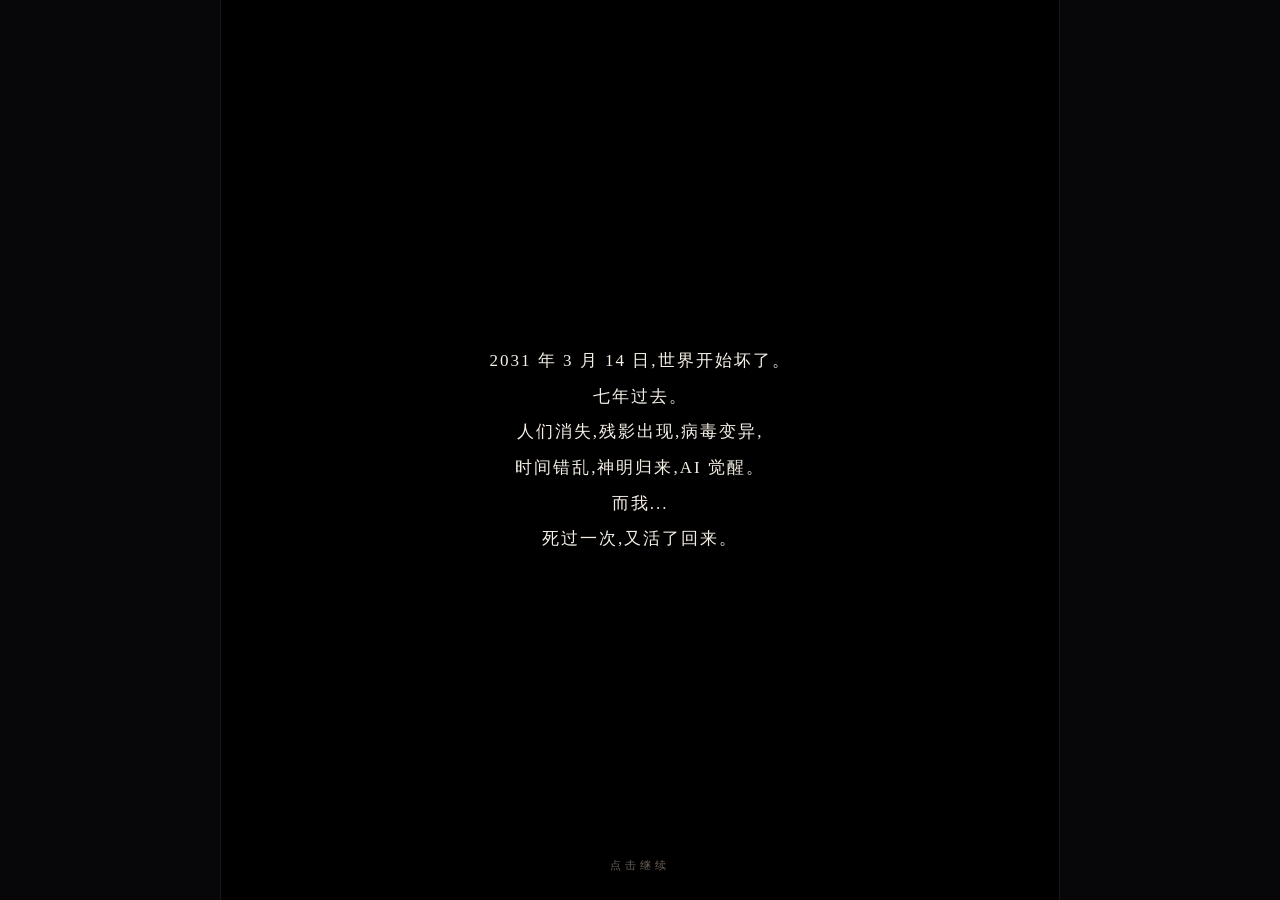
<file: index.html>
<!DOCTYPE html>
<html lang="zh-CN">
<head>
<meta charset="UTF-8">
<meta name="viewport" content="width=device-width, initial-scale=1, viewport-fit=cover">
<title>末日侦探社 · Day 1</title>
<link rel="stylesheet" href="style.css">
</head>
<body>

<div id="app" class="app">

  <!-- 顶部状态栏(常驻) -->
  <header class="topbar" id="topbar">
    <div class="tb-left">
      <span class="tb-time" id="tb-time">06:42</span>
      <span class="tb-sep">·</span>
      <span class="tb-day" id="tb-day">Day 1 · 第 7 劫</span>
      <span class="tb-sep">·</span>
      <span class="tb-weather" id="tb-weather">阴天</span>
    </div>
    <div class="tb-right">
      <button class="tb-bell" id="tb-bell" aria-label="通知">
        <span class="bell-icon">🔔</span>
        <span class="bell-count" id="bell-count">0</span>
      </button>
    </div>
  </header>

  <!-- 主场景区(影视布局) -->
  <main class="viewport" id="viewport">

    <!-- 背景层(可切换) -->
    <div class="bg-layer" id="bg-layer" data-view="black"></div>
    <div class="bg-layer next" id="bg-layer-next" hidden></div>

    <!-- ★ 公寓俯视主屏 (躺平末世主舞台) -->
    <div class="apt-layer" id="apt-layer" hidden>
      <!-- 顶部 HUD:时钟 + 资源 -->
      <div class="apt-hud" id="apt-hud">
        <div class="hud-time" id="hud-time">Day 1 · 07:23 · 🌅</div>
        <div class="hud-res" id="hud-res"></div>
      </div>
      <!-- 公寓平面:2 列 × 3 行分区 -->
      <div class="apt-grid" id="apt-grid">
        <div class="apt-zone" data-zone="garden">
          <div class="zone-label">菜园</div>
        </div>
        <div class="apt-zone" data-zone="water">
          <div class="zone-label">净水器</div>
        </div>
        <div class="apt-zone wide" data-zone="workshop">
          <div class="zone-label">工作台 + 储物</div>
        </div>
        <div class="apt-zone" data-zone="bedroom">
          <div class="zone-label">卧室</div>
        </div>
        <div class="apt-zone" data-zone="hallway">
          <div class="zone-label">客厅 + 玄关</div>
        </div>
      </div>
      <!-- 邻居侧栏 -->
      <div class="nbr-rail" id="nbr-rail"></div>
      <!-- 行动菜单(底部弹出) -->
      <div class="action-sheet" id="action-sheet" hidden>
        <div class="as-head" id="as-head"></div>
        <div class="as-body" id="as-body"></div>
        <button class="as-close" id="as-close">关闭</button>
      </div>
    </div>

    <!-- ★ 探索模式房间层(竖屏 1080×1920 坐标) -->
    <div class="room-layer" id="room-layer" hidden>
      <div class="room-stage" id="room-stage">
        <!-- room.js 动态注入 .hotspot 元素 -->
      </div>
      <div class="room-label" id="room-label" hidden></div>
      <div class="room-hint" id="room-hint" hidden>↻ 在房间里探索吧</div>
    </div>

    <!-- ★ 夜晚防守层 -->
    <div class="defense-layer" id="defense-layer" hidden>
      <div class="def-bg"></div>
      <div class="def-hud" id="def-hud"></div>
      <div class="def-arena" id="def-arena"></div>
      <div class="def-end" id="def-end" hidden></div>
    </div>

    <!-- 立绘层 -->
    <div class="char-layer" id="char-layer"></div>

    <!-- 场景地点小角标 -->
    <div class="vp-place" id="vp-place" hidden></div>

    <!-- 字幕条 -->
    <div class="subtitle-bar" id="subtitle-bar" hidden>
      <div class="speaker-name" id="speaker-name" hidden></div>
      <div class="subtitle-text" id="subtitle-text"></div>
      <div class="subtitle-hint" id="subtitle-hint">▾ 点击继续</div>
    </div>

    <!-- 选项层 -->
    <div class="choice-layer" id="choice-layer" hidden></div>

    <!-- 回看按钮 -->
    <button class="backlog-btn" id="backlog-btn" hidden>📜 回看</button>
    <div class="backlog-panel" id="backlog-panel" hidden>
      <div class="backlog-head">
        <span>本场已发生</span>
        <button class="backlog-close" id="backlog-close">×</button>
      </div>
      <div class="backlog-body" id="backlog-body"></div>
    </div>

    <!-- 剧情(老滚动版,保留为隐藏的兼容容器) -->
    <div class="scene legacy" id="scene" hidden>
      <div class="scene-place" id="scene-place"></div>
      <div class="narration" id="narration"></div>
      <div class="choices" id="choices"></div>
      <div class="continue-hint" id="continue-hint" hidden><span>点击继续</span></div>
    </div>

  </main>

  <!-- 底部按钮栏(常驻) -->
  <nav class="bottombar" id="bottombar">
    <button class="bb-btn" data-panel="inventory">
      <span class="bb-ico">💼</span><span class="bb-lbl">背包</span>
    </button>
    <button class="bb-btn" data-panel="cases">
      <span class="bb-ico">📋</span><span class="bb-lbl">案件</span>
    </button>
    <button class="bb-btn" data-panel="map">
      <span class="bb-ico">🗺</span><span class="bb-lbl">地图</span>
    </button>
    <button class="bb-btn" data-panel="me">
      <span class="bb-ico">👤</span><span class="bb-lbl">我</span>
    </button>
  </nav>

  <!-- 右上数值浮窗 -->
  <div class="delta-stack" id="delta-stack"></div>

  <!-- 通知抽屉 -->
  <div class="bell-drawer" id="bell-drawer" hidden>
    <div class="drawer-head">待办与提醒</div>
    <ul class="drawer-list" id="drawer-list"></ul>
  </div>

  <!-- 面板遮罩(背包/案件/地图/我) -->
  <div class="panel-overlay" id="panel-overlay" hidden>
    <div class="panel" id="panel">
      <header class="panel-head">
        <span class="panel-title" id="panel-title">背包</span>
        <button class="panel-close" id="panel-close">×</button>
      </header>
      <div class="panel-body" id="panel-body"></div>
    </div>
  </div>

  <!-- 解锁/系统弹窗 -->
  <div class="modal-overlay" id="modal-overlay" hidden>
    <div class="modal" id="modal">
      <div class="modal-tag" id="modal-tag">🔓 新玩法解锁</div>
      <div class="modal-title" id="modal-title"></div>
      <div class="modal-body" id="modal-body"></div>
      <button class="modal-ok" id="modal-ok">我知道了</button>
    </div>
  </div>

  <!-- 全屏 CG 层(开场字幕 / 镜子 / 推门白光 / 床头特写) -->
  <div class="cg-layer" id="cg-layer" hidden>
    <div class="cg-stage" id="cg-stage"></div>
    <div class="cg-caption" id="cg-caption" hidden></div>
    <div class="cg-continue" id="cg-continue" hidden>点击继续</div>
  </div>

  <!-- 手机 UI 层 -->
  <div class="phone-layer" id="phone-layer" hidden>
    <div class="phone-frame">
      <div class="phone-screen" id="phone-screen"></div>
      <div class="phone-home" id="phone-home">收起手机</div>
    </div>
  </div>

  <!-- 道具特写层(笔记本 / 照片 / 铝盒) -->
  <div class="closeup-layer" id="closeup-layer" hidden>
    <div class="closeup-stage" id="closeup-stage"></div>
    <div class="closeup-back" id="closeup-back">放回去</div>
  </div>

  <!-- 白光过曝(推门) -->
  <div class="white-flash" id="white-flash" hidden></div>

  <!-- 老电影颗粒 -->
  <div class="grain"></div>

</div>

<script src="js/audio.js"></script>
<script src="js/portraits.js"></script>
<script src="js/data.js"></script>
<script src="js/state.js"></script>
<script src="js/ui.js"></script>
<script src="js/scene.js"></script>
<script src="js/scenes.js"></script>
<script src="js/room.js"></script>
<script src="js/world.js"></script>
<script src="js/neighbors.js"></script>
<script src="js/apartment.js"></script>
<script src="js/defense.js"></script>
<script src="js/story.js"></script>
<script src="js/main.js"></script>

</body>
</html>
</file>
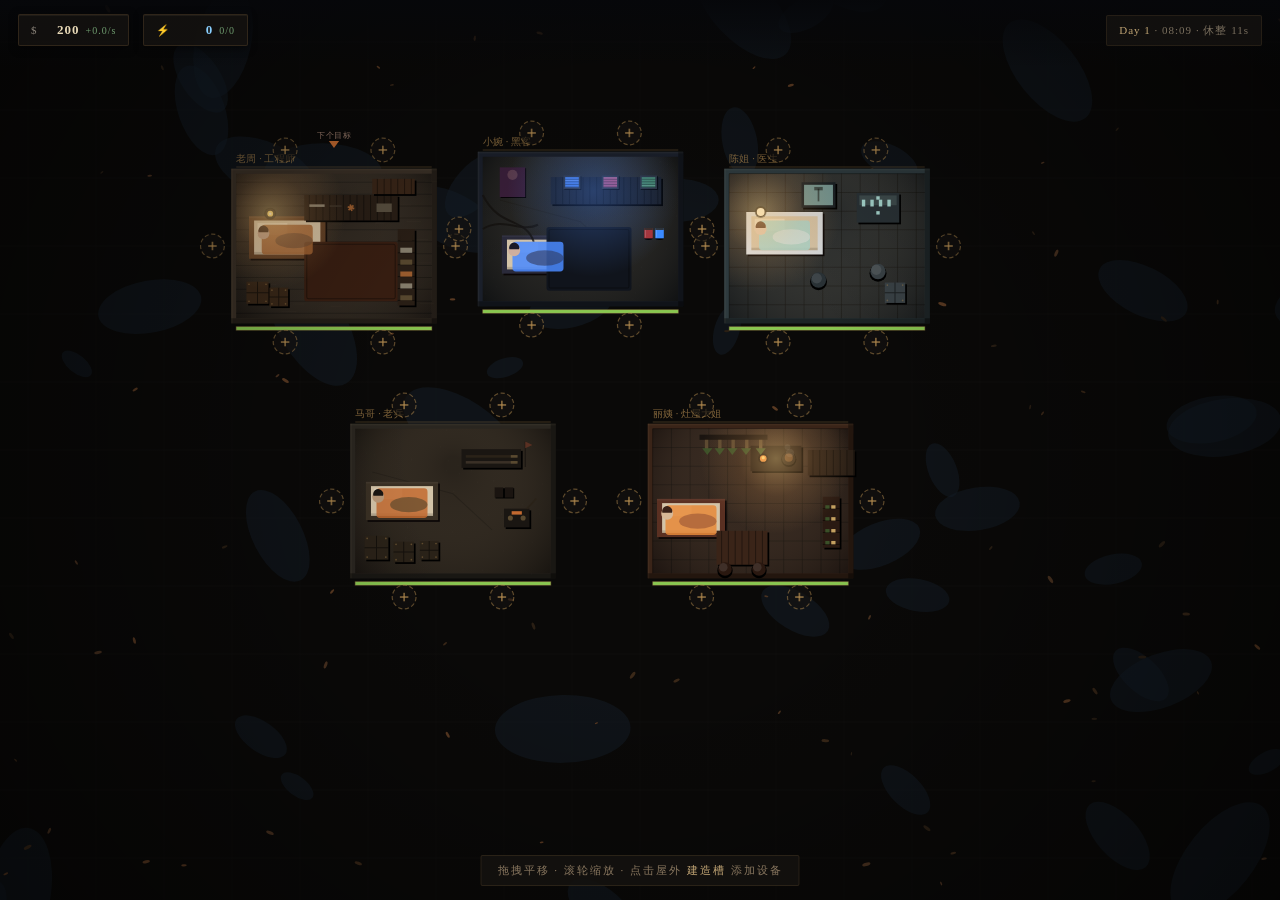
<file: demo/index.html>
<!DOCTYPE html>
<html lang="zh-CN">
<head>
<meta charset="UTF-8">
<meta name="viewport" content="width=device-width, initial-scale=1, viewport-fit=cover">
<title>末日侦探社 · 躺平公寓 防守</title>
<style>
  *{margin:0;padding:0;box-sizing:border-box;user-select:none;-webkit-user-select:none}
  html,body{width:100%;height:100%;overflow:hidden;background:#06070a;color:#d6d2c8;
    font-family:-apple-system,"PingFang SC","Microsoft YaHei",serif}
  #wrap{position:fixed;inset:0}
  canvas{display:block;cursor:grab;touch-action:none}
  canvas.dragging{cursor:grabbing}
  canvas.building{cursor:crosshair}

  /* 顶部 HUD */
  .topbar{position:fixed;top:0;left:0;right:0;z-index:10;
    background:linear-gradient(180deg,rgba(6,7,10,.96),rgba(6,7,10,0));
    padding:14px 18px 22px;display:flex;gap:14px;align-items:center;flex-wrap:wrap;
    font-size:13px;pointer-events:none;letter-spacing:1px}
  .topbar > *{pointer-events:auto}
  .res{display:flex;align-items:center;gap:6px;
    background:rgba(20,18,16,.85);border:1px solid rgba(180,140,80,.18);
    border-radius:2px;padding:7px 12px;
    box-shadow:inset 0 1px 0 rgba(255,220,170,.06),0 2px 8px rgba(0,0,0,.5)}
  .res .lbl{color:#8a8278;font-size:11px}
  .res .val{color:#e8d9b7;font-weight:600;font-variant-numeric:tabular-nums;min-width:36px;text-align:right}
  .res .rate{color:#6f9c6f;font-size:10px}
  .res.power .val{color:#8ad0ff}
  .clock{margin-left:auto;color:#7a6f5e;font-size:11px;
    background:rgba(20,18,16,.85);border:1px solid rgba(180,140,80,.12);
    padding:7px 12px;border-radius:2px}
  .clock .day{color:#c0a474}
  .clock.alert{border-color:#9a3030;color:#ff9090}
  .clock.alert .day{color:#ff7070}

  /* 波次警示 */
  .wave-warn{position:fixed;left:50%;top:70px;transform:translateX(-50%);
    background:rgba(80,20,20,.85);border:1px solid rgba(220,80,80,.5);
    color:#ffb0b0;padding:8px 22px;font-size:12px;letter-spacing:4px;
    border-radius:2px;z-index:8;opacity:0;transition:opacity .3s}
  .wave-warn.show{opacity:1}
  .wave-warn .target{color:#ffe070;margin-left:8px}

  /* 建造菜单(浮动) */
  .bmenu{position:fixed;z-index:30;background:rgba(14,12,10,.96);
    border:1px solid rgba(180,140,80,.4);border-radius:4px;
    padding:8px;display:flex;gap:6px;
    box-shadow:0 8px 32px rgba(0,0,0,.7), 0 0 0 1px rgba(0,0,0,.5);
    transform:translate(-50%,-100%) translateY(-12px);pointer-events:auto}
  .bmenu::after{content:'';position:absolute;left:50%;bottom:-7px;transform:translateX(-50%);
    width:0;height:0;border-left:7px solid transparent;border-right:7px solid transparent;
    border-top:7px solid rgba(180,140,80,.4)}
  .bm-item{width:54px;padding:8px 4px;background:rgba(28,24,20,.9);
    border:1px solid rgba(180,140,80,.2);border-radius:2px;text-align:center;
    cursor:pointer;transition:all .12s}
  .bm-item:hover{border-color:#c0a474;background:rgba(60,46,28,.9);transform:translateY(-2px)}
  .bm-item.cant{opacity:.4;cursor:not-allowed}
  .bm-ico{font-size:20px;line-height:1}
  .bm-name{font-size:10px;color:#c0c0b8;margin-top:3px;letter-spacing:1px}
  .bm-cost{font-size:9px;color:#c0a474;margin-top:2px}
  .bm-cost.cant{color:#9a5a5a}

  /* 浮字 */
  .float-num{position:fixed;pointer-events:none;font-weight:600;
    text-shadow:0 0 8px rgba(0,0,0,.8);z-index:15;
    animation:float-up 1.4s ease-out forwards}
  .float-num.gain{color:#e8d186}
  .float-num.dmg{color:#ff7070}
  .float-num.heal{color:#86e89c}
  @keyframes float-up{0%{opacity:0;transform:translate(-50%,0)}20%{opacity:1}100%{opacity:0;transform:translate(-50%,-46px)}}

  /* 提示 */
  .tip{position:fixed;left:50%;bottom:14px;transform:translateX(-50%);
    background:rgba(20,18,16,.85);padding:7px 16px;border-radius:2px;
    border:1px solid rgba(180,140,80,.15);
    font-size:11px;color:#8a7860;letter-spacing:2px;z-index:5;text-align:center}
  .tip kbd{color:#c0a474}

  /* GameOver */
  .game-over{position:fixed;inset:0;background:rgba(0,0,0,.9);
    display:none;flex-direction:column;align-items:center;justify-content:center;z-index:50}
  .game-over.show{display:flex}
  .game-over h1{font-size:42px;color:#c43030;letter-spacing:10px;text-shadow:0 0 30px #ff4040;margin-bottom:16px}
  .game-over p{color:#b0a89c;margin-bottom:24px;letter-spacing:2px}
  .game-over button{padding:10px 26px;background:#c0a474;color:#1a1a1a;border:none;
    cursor:pointer;letter-spacing:4px;font-size:13px;font-weight:600;border-radius:2px}
</style>
</head>
<body>
<div id="wrap">
  <canvas id="cv"></canvas>

  <div class="topbar">
    <div class="res"><span class="lbl">$</span><span class="val" id="r-money">0</span><span class="rate" id="r-money-rate">+0/s</span></div>
    <div class="res power"><span class="lbl">⚡</span><span class="val" id="r-power">0</span><span class="rate" id="r-power-bal">0/0</span></div>
    <div class="clock" id="clock">
      <span class="day" id="cl-day">Day 1</span> · <span id="cl-time">06:42</span> · <span id="cl-phase">清晨</span>
    </div>
  </div>

  <div class="wave-warn" id="wave-warn">第 <span id="ww-n">1</span> 波来袭<span class="target">→ <span id="ww-t">老周</span></span></div>

  <div class="tip">拖拽平移 · 滚轮缩放 · 点击屋外 <kbd>建造槽</kbd> 添加设备</div>

  <div class="game-over" id="game-over">
    <h1>沦陷</h1>
    <p id="go-stats">坚守了 0 波 · 击杀 0 只</p>
    <button onclick="location.reload()">重 来</button>
  </div>
</div>

<script>
'use strict';
/* =====================================================================
   末日侦探社 · 躺平公寓防守 demo
   5 间风格不同的房子 · 围着房子的建造槽 · 丧尸轮番来袭
   ===================================================================== */

const CV  = document.getElementById('cv');
const CTX = CV.getContext('2d');
let DPR   = Math.min(window.devicePixelRatio || 1, 2);
function fitCanvas(){
  CV.width = innerWidth*DPR; CV.height = innerHeight*DPR;
  CV.style.width = innerWidth+'px'; CV.style.height = innerHeight+'px';
  CTX.setTransform(DPR,0,0,DPR,0,0);
}
addEventListener('resize', fitCanvas); fitCanvas();

const TAU = Math.PI*2;
const rnd = (a,b)=>a+Math.random()*(b-a);
const clamp = (v,a,b)=>Math.max(a,Math.min(b,v));
const dist2 = (ax,ay,bx,by)=>{const dx=ax-bx,dy=ay-by;return dx*dx+dy*dy};

/* ----------------------------- 摄像机 ----------------------------- */
const VIEW = { x: 0, y: 80, scale: 0.85 };
function w2s(x,y){return{x:innerWidth/2+(x-VIEW.x)*VIEW.scale,y:innerHeight/2+(y-VIEW.y)*VIEW.scale}}
function s2w(x,y){return{x:(x-innerWidth/2)/VIEW.scale+VIEW.x,y:(y-innerHeight/2)/VIEW.scale+VIEW.y}}

/* ----------------------------- 状态 ----------------------------- */
const STATE = {
  money: 200,
  powerGen: 0,
  powerUse: 0,
  alive: true,
  wave: 0,
  kills: 0,
  targetHouseIdx: 0,        // 当前丧尸轮训的目标
  waveTimer: 12,             // 下次刷怪倒计时
  inWave: false,
  zombieToSpawn: 0,
  spawnTimer: 0,
};
const TIME = { day:1, mins: 6*60+42, speed: 60 };
function clockText(){const h=Math.floor(TIME.mins/60),m=Math.floor(TIME.mins)%60;return String(h).padStart(2,'0')+':'+String(m).padStart(2,'0')}
function phaseText(){const h=(TIME.mins/60)%24;return h<5?'深夜':h<8?'清晨':h<11?'上午':h<14?'正午':h<18?'下午':h<21?'黄昏':'夜晚'}

/* ----------------------------- 房间 ----------------------------- */
const ROOMS = [
  { id:'zhou', name:'老周', title:'工程师',
    x:-360, y:-160, w:230, h:170,
    wall:'#3a3026', floor:'#1d1814', floorPattern:'plank', accent:'#a06030',
    hp:120, hpMax:120,
    portrait:{skin:'#c0a08a', hair:'#3a2418', shirt:'#5a4030', acc:'#a06030'},
    bedPos:[-55,-10], lampGlow:[-75,-38],
    furniture:[
      ['bed',-55,-10,90,50,'#5a3a22'],
      ['lamp',-75,-38,0,0,'#ffd76b'],
      ['rug',20,30,110,70,'#3a1f12'],
      ['bench',20,-45,110,30,'#2a1f16',{detail:'tools'}],
      ['shelf',85,25,20,90,'#2a1f16',{detail:'parts'}],
      ['crate',-90,55,26,26,'#3a2818'],
      ['crate',-65,60,22,22,'#3a2818'],
      ['drawer',70,-70,50,18,'#3a2618'],
    ],
  },
  { id:'wan', name:'小婉', title:'黑客',
    x:-70, y:-180, w:230, h:170,
    wall:'#1a1f2a', floor:'#0c1014', floorPattern:'concrete', accent:'#4a8aff',
    hp:90, hpMax:90,
    portrait:{skin:'#d0b0a0', hair:'#1a1a26', shirt:'#2a2a40', acc:'#4a8aff'},
    bedPos:[-50,30], lampGlow:null, monitorGlow:true,
    furniture:[
      ['bed',-50,30,85,45,'#2a2a3a'],
      ['rug',10,35,100,75,'#10141c'],
      ['desk',30,-45,130,32,'#181c24'],
      ['cpu',-10,-55,20,16,'#2a2e36',{glow:'#4a8aff'}],
      ['cpu',35,-55,20,16,'#2a2e36',{glow:'#ff6ba6'}],
      ['cpu',80,-55,20,16,'#2a2e36',{glow:'#6affaa'}],
      ['cable',-85,-10,0,0,'#1a1f2a'],
      ['poster',-80,-55,30,35,'#3a1f3a'],
      ['can',80,5,10,12,'#aa3030'],
      ['can',93,5,10,12,'#3a8aff'],
    ],
  },
  { id:'chen', name:'陈姐', title:'医生',
    x:220, y:-160, w:230, h:170,
    wall:'#2e3a3e', floor:'#1a2024', floorPattern:'tile', accent:'#a8d8d0',
    hp:100, hpMax:100,
    portrait:{skin:'#e0c8b0', hair:'#5a3a26', shirt:'#e6eaec', acc:'#a8d8d0'},
    bedPos:[-50,-15], lampGlow:[-78,-40],
    furniture:[
      ['bed',-50,-15,90,50,'#d8dcde'],
      ['lamp',-78,-40,0,0,'#fff4d8'],
      ['cabinet',60,-45,50,35,'#2a3236',{detail:'meds'}],
      ['stand',60,30,18,18,'#3a4246'],
      ['xray',-10,-60,40,30,'#1a2024',{glow:'#a8d8d0'}],
      ['stool',-10,40,18,18,'#2a3236'],
      ['crate',80,55,24,24,'#3a4246'],
    ],
  },
  { id:'ma', name:'马哥', title:'老兵',
    x:-220, y:140, w:230, h:170,
    wall:'#2a2620', floor:'#181410', floorPattern:'concrete', accent:'#c46a30',
    hp:140, hpMax:140,
    portrait:{skin:'#b89878', hair:'#1a1612', shirt:'#3a3a26', acc:'#c46a30'},
    bedPos:[-60,0], lampGlow:null,
    furniture:[
      ['bed',-60,0,85,45,'#3a3024'],
      ['rack',45,-50,70,22,'#1a1612',{detail:'guns'}],
      ['crate',-90,55,28,28,'#2a2218'],
      ['crate',-58,60,24,24,'#2a2218'],
      ['crate',-28,58,22,22,'#2a2218'],
      ['radio',75,20,30,22,'#1a1612',{glow:'#c46a30'}],
      ['boots',60,-10,22,12,'#1a1410'],
      ['flag',85,-55,4,30,'#5a3022'],
    ],
  },
  { id:'li', name:'丽姨', title:'灶屋大姐',
    x:130, y:140, w:230, h:170,
    wall:'#3a2418', floor:'#1f1410', floorPattern:'tile', accent:'#e88a3a',
    hp:110, hpMax:110,
    portrait:{skin:'#d8b896', hair:'#3a2218', shirt:'#8a4830', acc:'#e88a3a'},
    bedPos:[-70,20], lampGlow:[30,-50],
    furniture:[
      ['bed',-70,20,80,45,'#5a3022'],
      ['stove',30,-50,60,30,'#1a1410',{glow:'#e88a3a'}],
      ['counter',95,-45,55,30,'#2a1f16'],
      ['table',-10,55,60,40,'#3a2418'],
      ['chair',-30,80,16,16,'#2a1810'],
      ['chair',10,80,16,16,'#2a1810'],
      ['shelf',95,25,20,60,'#2a1a12',{detail:'herbs'}],
      ['pot',45,-50,16,16,'#1a1410'],
      ['hanging',-20,-78,80,6,'#1a1410',{detail:'herbs'}],
    ],
  },
];

/* 每间房子四周生成建造槽 (上/下/左/右各 2 个) */
const SLOTS = [];
function genSlots(){
  for (const r of ROOMS){
    const hw = r.w/2, hh = r.h/2;
    const pad = 28;
    // 上排 (在屋顶外侧)
    SLOTS.push({rid:r.id, x:r.x - hw*0.5, y:r.y - hh - pad, device:null});
    SLOTS.push({rid:r.id, x:r.x + hw*0.5, y:r.y - hh - pad, device:null});
    // 下排
    SLOTS.push({rid:r.id, x:r.x - hw*0.5, y:r.y + hh + pad, device:null});
    SLOTS.push({rid:r.id, x:r.x + hw*0.5, y:r.y + hh + pad, device:null});
    // 左侧
    SLOTS.push({rid:r.id, x:r.x - hw - pad, y:r.y, device:null});
    // 右侧
    SLOTS.push({rid:r.id, x:r.x + hw + pad, y:r.y, device:null});
  }
}
genSlots();

/* ----------------------------- 设备 ----------------------------- */
const DEVICES = {
  printer: {
    key:'printer', name:'印钞机', ico:'💰', color:'#ffd76b',
    cost:80, power:2,
    desc:'+$1.5/s',
    moneyGen:1.5,
  },
  wall: {
    key:'wall', name:'路障', ico:'🛡️', color:'#8a7050',
    cost:30, power:0,
    desc:'阻挡丧尸',
    hp:200, blocks:true,
  },
  turret: {
    key:'turret', name:'哨戒炮', ico:'🔫', color:'#7ad3ff',
    cost:120, power:5,
    desc:'自动开火',
    hp:60, range:170, fireRate:0.5, dmg:14, projSpeed:540,
  },
  med: {
    key:'med', name:'急救箱', ico:'❤️', color:'#ff5a5a',
    cost:100, power:3,
    desc:'+附近房屋血',
    hp:40, range:80, healRate:3.5, // hp/s
  },
  power: {
    key:'power', name:'发电机', ico:'⚡', color:'#ffaa3a',
    cost:60, power:0,
    desc:'+10⚡',
    hp:50, powerGen:10,
  },
};
const DEV_LIST = ['printer','wall','turret','med','power'];

const PLACED = [];              // 实际建好的设备(每个槽位最多 1 个)
const ZOMBIES = [];
const BULLETS = [];
const PARTICLES = [];
const FX = [];                  // 闪光/血溅之类

/* ----------------------------- 资源计算 ----------------------------- */
function recalcPower(){
  let gen = 0, use = 0;
  for (const p of PLACED){
    const d = DEVICES[p.type];
    if (d.powerGen) gen += d.powerGen;
    if (d.power) use += d.power;
  }
  STATE.powerGen = gen; STATE.powerUse = use;
}
function moneyRate(){
  if (STATE.powerUse > STATE.powerGen) return 0;
  let r = 0;
  for (const p of PLACED){
    const d = DEVICES[p.type];
    if (d.moneyGen) r += d.moneyGen;
  }
  return r;
}

/* ----------------------------- 主循环 ----------------------------- */
let lastT = performance.now();
let floatTimer = 0;
function tick(now){
  const dt = Math.min((now-lastT)/1000, 0.1);
  lastT = now;
  if (STATE.alive) update(dt);
  draw();
  refreshHUD();
  requestAnimationFrame(tick);
}

function update(dt){
  TIME.mins += dt * TIME.speed;
  if (TIME.mins >= 24*60){ TIME.mins -= 24*60; TIME.day++; }

  // 收入
  const powered = STATE.powerUse <= STATE.powerGen;
  STATE.money += moneyRate() * dt;

  // 钱浮字 (节流)
  floatTimer += dt;
  if (floatTimer > 1.6 && moneyRate() > 0){
    floatTimer = 0;
    const printers = PLACED.filter(p=>p.type==='printer');
    if (printers.length){
      const p = printers[Math.floor(Math.random()*printers.length)];
      spawnFloat(p.x, p.y - 20, '+$' + (moneyRate()*1.6).toFixed(1), 'gain');
    }
  }

  // 波次系统
  STATE.waveTimer -= dt;
  if (!STATE.inWave && STATE.waveTimer <= 0){
    startWave();
  }
  if (STATE.inWave){
    STATE.spawnTimer -= dt;
    if (STATE.zombieToSpawn > 0 && STATE.spawnTimer <= 0){
      spawnZombie();
      STATE.zombieToSpawn--;
      STATE.spawnTimer = rnd(0.6, 1.1);
    }
    if (STATE.zombieToSpawn <= 0 && ZOMBIES.length === 0){
      // 波次结束
      STATE.inWave = false;
      STATE.waveTimer = 12 + Math.min(STATE.wave, 6);
      STATE.targetHouseIdx = (STATE.targetHouseIdx + 1) % ROOMS.length;
      STATE.money += 30 + STATE.wave * 8;
      spawnFloat(ROOMS[STATE.targetHouseIdx].x, ROOMS[STATE.targetHouseIdx].y, '+$' + (30 + STATE.wave*8), 'gain');
    }
  }

  // 设备行为
  for (const p of PLACED){
    const d = DEVICES[p.type];
    p.cd = (p.cd || 0) - dt;

    if (d.fireRate && powered){
      // 寻找最近的丧尸
      let best=null, bestD2=d.range*d.range;
      for (const z of ZOMBIES){
        const dd = dist2(p.x,p.y,z.x,z.y);
        if (dd<bestD2){ bestD2=dd; best=z; }
      }
      if (best){
        p.angle = Math.atan2(best.y - p.y, best.x - p.x);
        if (p.cd <= 0){
          p.cd = d.fireRate;
          p.flash = 0.08;
          BULLETS.push({
            x:p.x, y:p.y,
            vx:Math.cos(p.angle)*d.projSpeed,
            vy:Math.sin(p.angle)*d.projSpeed,
            dmg:d.dmg, life:1.0, color:d.color,
          });
        }
      }
      if (p.flash > 0) p.flash -= dt;
    }

    if (d.healRate && powered){
      // 找范围内血量最低的房屋
      let best=null, bestPct=1;
      for (const r of ROOMS){
        if (r.hp >= r.hpMax) continue;
        if (dist2(p.x,p.y,r.x,r.y) > d.range*d.range) continue;
        const pct = r.hp/r.hpMax;
        if (pct < bestPct){ bestPct = pct; best = r; }
      }
      if (best){
        const heal = d.healRate * dt;
        best.hp = Math.min(best.hpMax, best.hp + heal);
        p.healPulse = 0.4;
        // 治疗粒子
        if (Math.random() < dt * 3){
          PARTICLES.push({
            x:p.x + rnd(-6,6), y:p.y + rnd(-6,6),
            vx:0, vy:-30, life:0.8, max:0.8,
            color:'#ff9bb8', size:2, kind:'heart',
          });
        }
      }
      if (p.healPulse > 0) p.healPulse -= dt;
    }

    if (d.powerGen){
      p.smokeT = (p.smokeT||0) + dt;
      if (p.smokeT > 0.2){
        p.smokeT = 0;
        PARTICLES.push({
          x:p.x + rnd(-4,4), y:p.y - 12,
          vx:rnd(-8,8), vy:-25, life:1.2, max:1.2,
          color:'#3a342e', size:rnd(3,5), kind:'smoke',
        });
      }
    }
    if (d.moneyGen){
      p.sparkT = (p.sparkT||0) + dt;
      if (p.sparkT > 0.5){
        p.sparkT = 0;
        PARTICLES.push({
          x:p.x + rnd(-8,8), y:p.y + rnd(-4,4),
          vx:rnd(-15,15), vy:-40, life:0.6, max:0.6,
          color:'#ffd76b', size:1.5, kind:'spark',
        });
      }
    }
  }

  // 子弹
  for (let i=BULLETS.length-1;i>=0;i--){
    const b = BULLETS[i];
    b.x += b.vx * dt; b.y += b.vy * dt;
    b.life -= dt;
    if (b.life <= 0){ BULLETS.splice(i,1); continue; }
    let hit = false;
    for (const z of ZOMBIES){
      if (dist2(b.x,b.y,z.x,z.y) < (z.r+4)*(z.r+4)){
        z.hp -= b.dmg;
        z.hitT = 0.12;
        spawnFloat(z.x, z.y - 14, Math.round(b.dmg), 'dmg');
        // 火花
        for (let k=0;k<4;k++){
          PARTICLES.push({
            x:b.x, y:b.y,
            vx:rnd(-60,60), vy:rnd(-60,60),
            life:0.25, max:0.25, color:b.color, size:1.5, kind:'spark',
          });
        }
        hit = true; break;
      }
    }
    if (hit){ BULLETS.splice(i,1); continue; }
  }

  // 丧尸
  for (let i=ZOMBIES.length-1;i>=0;i--){
    const z = ZOMBIES[i];
    if (z.hp <= 0){
      // 死亡:血溅
      for (let k=0;k<14;k++){
        PARTICLES.push({
          x:z.x, y:z.y,
          vx:rnd(-80,80), vy:rnd(-80,80),
          life:rnd(0.5,1), max:1, color:'#7a1818', size:rnd(2,4), kind:'blood',
        });
      }
      // 地上血迹
      FX.push({kind:'bloodstain', x:z.x, y:z.y, life:30, max:30, r:rnd(8,14)});
      STATE.money += 4 + STATE.wave;
      STATE.kills++;
      ZOMBIES.splice(i,1);
      continue;
    }

    // 选目标:墙 > 房屋(当前波次目标优先,其次最近)
    let target = null;
    let targetDist = Infinity;
    // 优先碰到的墙/路障
    for (const p of PLACED){
      if (p.type !== 'wall') continue;
      const dd = dist2(z.x,z.y,p.x,p.y);
      if (dd < (z.r + 18)*(z.r + 18) + 5000 && dd < targetDist){
        targetDist = dd; target = {kind:'device', obj:p};
      }
    }
    // 没有墙就冲房屋
    if (!target){
      const tgtRoom = ROOMS[STATE.targetHouseIdx];
      if (tgtRoom.hp > 0){
        target = {kind:'room', obj:tgtRoom};
      } else {
        // 找最近活着的房屋
        let best=null, bd=Infinity;
        for (const r of ROOMS){
          if (r.hp<=0) continue;
          const dd = dist2(z.x,z.y,r.x,r.y);
          if (dd<bd){bd=dd; best=r;}
        }
        if (best) target = {kind:'room', obj:best};
      }
    }

    if (target){
      const t = target.obj;
      const dx = t.x - z.x, dy = t.y - z.y;
      const dlen = Math.sqrt(dx*dx + dy*dy);
      const reachR = target.kind === 'device' ? 22 : (t.w*0.5 + 6);
      if (dlen > reachR){
        z.x += (dx/dlen) * z.speed * dt;
        z.y += (dy/dlen) * z.speed * dt;
        z.angle = Math.atan2(dy, dx);
        z.walkT = (z.walkT||0) + dt;
      } else {
        z.attackCD -= dt;
        if (z.attackCD <= 0){
          z.attackCD = 0.9;
          t.hp -= z.dmg;
          z.swingT = 0.25;
          spawnFloat(t.x + rnd(-15,15), t.y, '-'+z.dmg, 'dmg');
          if (target.kind === 'device' && t.hp <= 0){
            const idx = PLACED.indexOf(t);
            if (idx>=0){
              PLACED.splice(idx,1);
              const s = SLOTS.find(s=>s.device===t);
              if (s) s.device = null;
              recalcPower();
              // 爆碎粒子
              for (let k=0;k<10;k++){
                PARTICLES.push({
                  x:t.x, y:t.y,
                  vx:rnd(-100,100), vy:rnd(-100,100),
                  life:0.6, max:0.6, color:'#8a7050', size:2, kind:'spark',
                });
              }
            }
          } else if (target.kind === 'room' && t.hp <= 0){
            t.hp = 0;
            if (ROOMS.every(r=>r.hp<=0)) gameOver();
          }
        }
        if (z.swingT > 0) z.swingT -= dt;
      }
    }
    if (z.hitT > 0) z.hitT -= dt;
  }

  // 粒子
  for (let i=PARTICLES.length-1;i>=0;i--){
    const p = PARTICLES[i];
    p.life -= dt;
    if (p.life <= 0){ PARTICLES.splice(i,1); continue; }
    p.x += p.vx * dt; p.y += p.vy * dt;
    if (p.kind !== 'heart' && p.kind !== 'smoke') p.vy += 60*dt;
    p.vx *= 0.97; p.vy *= 0.97;
  }
  // 血迹之类的 fx
  for (let i=FX.length-1;i>=0;i--){
    FX[i].life -= dt;
    if (FX[i].life <= 0) FX.splice(i,1);
  }
}

function startWave(){
  STATE.wave++;
  STATE.inWave = true;
  STATE.zombieToSpawn = 5 + STATE.wave * 2;
  STATE.spawnTimer = 0.3;
  const target = ROOMS[STATE.targetHouseIdx];
  document.getElementById('ww-n').textContent = STATE.wave;
  document.getElementById('ww-t').textContent = target.name;
  const warn = document.getElementById('wave-warn');
  warn.classList.add('show');
  setTimeout(()=>warn.classList.remove('show'), 2400);
}

function spawnZombie(){
  // 从屏外随机一边刷
  const target = ROOMS[STATE.targetHouseIdx];
  const ang = Math.atan2(target.y, target.x) + rnd(-Math.PI*0.7, Math.PI*0.7);
  const dist = 700 + Math.random()*200;
  const x = Math.cos(ang) * dist;
  const y = Math.sin(ang) * dist;
  const tier = Math.random();
  const isElite = tier > 0.88;
  ZOMBIES.push({
    x, y,
    r: isElite ? 14 : 10,
    hp: 20 + STATE.wave*6 + (isElite ? 50:0),
    hpMax: 20 + STATE.wave*6 + (isElite ? 50:0),
    speed: isElite ? 32 : rnd(36, 48),
    dmg: isElite ? 16 : 8,
    color: isElite ? '#a04a4a' : '#5a7a3a',
    angle:0, walkT:rnd(0,TAU), swingT:0, hitT:0, attackCD:1,
    isElite,
  });
}

function gameOver(){
  STATE.alive = false;
  document.getElementById('go-stats').textContent = `坚守了 ${STATE.wave} 波 · 击杀 ${STATE.kills} 只`;
  document.getElementById('game-over').classList.add('show');
}

function spawnFloat(wx, wy, text, kind){
  const s = w2s(wx, wy);
  const el = document.createElement('div');
  el.className = 'float-num ' + kind;
  el.style.left = s.x + 'px'; el.style.top = s.y + 'px';
  el.style.transform = 'translate(-50%, 0)';
  el.textContent = text;
  document.body.appendChild(el);
  setTimeout(()=>el.remove(), 1400);
}

/* ----------------------------- 渲染 ----------------------------- */
function draw(){
  const W = innerWidth, H = innerHeight;
  CTX.fillStyle = '#06070a';
  CTX.fillRect(0,0,W,H);

  CTX.save();
  CTX.translate(W/2, H/2);
  CTX.scale(VIEW.scale, VIEW.scale);
  CTX.translate(-VIEW.x, -VIEW.y);

  drawOutdoor();
  drawBloodStains();
  // 房屋按 y 排序,有点伪 3D 遮挡感
  const sortedRooms = [...ROOMS].sort((a,b)=>a.y - b.y);
  for (const r of sortedRooms) drawRoom(r);

  drawSlots();
  drawPlacedDevices();
  drawZombies();
  drawBullets();
  drawParticles();
  drawTargetIndicator();

  CTX.restore();

  drawVignette();
  drawNightTint();
}

function drawTargetIndicator(){
  if (!STATE.alive) return;
  const r = ROOMS[STATE.targetHouseIdx];
  if (!r || r.hp<=0) return;
  // 头顶箭头 + 文字
  const t = performance.now()/300;
  const yOff = -r.h/2 - 36 + Math.sin(t)*3;
  CTX.fillStyle = STATE.inWave ? '#ff5050' : '#c46a30';
  CTX.beginPath();
  CTX.moveTo(r.x, r.y + yOff + 8);
  CTX.lineTo(r.x - 6, r.y + yOff);
  CTX.lineTo(r.x + 6, r.y + yOff);
  CTX.closePath();
  CTX.fill();
  CTX.font = `${10}px -apple-system`;
  CTX.fillStyle = STATE.inWave ? '#ff8080' : '#a08070';
  CTX.textAlign = 'center';
  CTX.fillText(STATE.inWave?'攻击中':'下个目标', r.x, r.y + yOff - 4);
}

/* —— 户外 —— */
const OUTDOOR_DETAILS = [], LEAVES = [];
(function(){
  for (let i=0;i<100;i++) OUTDOOR_DETAILS.push({x:rnd(-1100,1100),y:rnd(-900,900),r:rnd(20,80),a:rnd(0,TAU)});
  const lc=['#3a2818','#4a3220','#2a1f14','#5a3a22'];
  for (let i=0;i<200;i++) LEAVES.push({x:rnd(-1100,1100),y:rnd(-900,900),r:rnd(2,5),a:rnd(0,TAU),c:lc[i%lc.length]});
})();

function drawOutdoor(){
  const tl=s2w(0,0), br=s2w(innerWidth,innerHeight);
  CTX.fillStyle = '#0a0908';
  CTX.fillRect(tl.x-200,tl.y-200,br.x-tl.x+400,br.y-tl.y+400);

  // 砖缝
  CTX.strokeStyle = 'rgba(255,255,255,0.018)';
  CTX.lineWidth = 1/VIEW.scale;
  const G = 80;
  const x0=Math.floor(tl.x/G)*G,x1=Math.ceil(br.x/G)*G;
  const y0=Math.floor(tl.y/G)*G,y1=Math.ceil(br.y/G)*G;
  CTX.beginPath();
  for (let x=x0;x<=x1;x+=G){CTX.moveTo(x,y0);CTX.lineTo(x,y1);}
  for (let y=y0;y<=y1;y+=G){CTX.moveTo(x0,y);CTX.lineTo(x1,y);}
  CTX.stroke();

  // 水洼
  CTX.fillStyle = 'rgba(20,30,40,0.5)';
  for (const p of OUTDOOR_DETAILS){
    CTX.beginPath(); CTX.ellipse(p.x,p.y,p.r,p.r*0.5,p.a,0,TAU); CTX.fill();
  }
  for (const l of LEAVES){
    CTX.save(); CTX.translate(l.x,l.y); CTX.rotate(l.a);
    CTX.fillStyle = l.c;
    CTX.beginPath(); CTX.ellipse(0,0,l.r,l.r*0.4,0,0,TAU); CTX.fill();
    CTX.restore();
  }
}

function drawBloodStains(){
  for (const s of FX){
    if (s.kind !== 'bloodstain') continue;
    const a = clamp(s.life/s.max, 0, 1) * 0.45;
    CTX.globalAlpha = a;
    CTX.fillStyle = '#4a0808';
    CTX.beginPath(); CTX.arc(s.x, s.y, s.r, 0, TAU); CTX.fill();
    CTX.fillStyle = '#7a1818';
    CTX.beginPath(); CTX.arc(s.x-1, s.y-1, s.r*0.6, 0, TAU); CTX.fill();
    CTX.globalAlpha = 1;
  }
}

/* —— 房间 —— */
function drawRoom(r){
  CTX.save();
  CTX.translate(r.x, r.y);
  const hw = r.w/2, hh = r.h/2;

  // 受伤抖动
  let sx=0, sy=0;
  if (r.hp < r.hpMax){
    const dmgPct = 1 - r.hp/r.hpMax;
    // 检测是否正在被攻击(有近距离丧尸)
    for (const z of ZOMBIES){
      if (dist2(z.x,z.y,r.x,r.y) < (hw+30)*(hw+30) && z.swingT > 0){
        sx = rnd(-1.5,1.5); sy = rnd(-1.5,1.5);
        break;
      }
    }
    if (dmgPct > 0.5){
      // 持续微抖
      sx += Math.sin(performance.now()/80) * 0.4 * dmgPct;
    }
  }
  CTX.translate(sx, sy);

  // 阴影
  CTX.fillStyle = 'rgba(0,0,0,0.6)';
  CTX.fillRect(-hw+6,-hh+6,r.w,r.h);
  // 墙
  CTX.fillStyle = r.wall;
  CTX.fillRect(-hw-6,-hh-6,r.w+12,r.h+12);
  // 墙阴影
  CTX.fillStyle = 'rgba(0,0,0,0.4)';
  CTX.fillRect(-hw-6,hh,r.w+12,6);
  CTX.fillRect(hw,-hh-6,6,r.h+12);
  CTX.fillStyle = 'rgba(255,220,170,0.04)';
  CTX.fillRect(-hw-6,-hh-6,r.w+12,2);
  CTX.fillRect(-hw-6,-hh-6,2,r.h+12);

  drawFloor(r,-hw,-hh,r.w,r.h);

  // 受伤裂纹
  if (r.hp < r.hpMax){
    const cracks = Math.floor((1 - r.hp/r.hpMax) * 5);
    CTX.strokeStyle = 'rgba(0,0,0,0.5)';
    CTX.lineWidth = 1.2/VIEW.scale;
    for (let i=0;i<cracks;i++){
      const seed = (r.id.charCodeAt(0) + i * 73) % 100;
      const sx0 = -hw + (seed/100)*r.w;
      const sy0 = -hh + ((seed*7)%100)/100 * r.h;
      CTX.beginPath();
      CTX.moveTo(sx0, sy0);
      CTX.lineTo(sx0 + ((seed%3)-1)*20, sy0 + 30);
      CTX.lineTo(sx0 + ((seed%5)-2)*20, sy0 + 60);
      CTX.stroke();
    }
  }

  // 室内柔光
  const grad = CTX.createRadialGradient(0,-hh*0.5,10,0,0,Math.max(r.w,r.h)*0.7);
  grad.addColorStop(0,'rgba(255,220,170,0.08)');
  grad.addColorStop(1,'rgba(0,0,0,0.35)');
  CTX.fillStyle = grad;
  CTX.fillRect(-hw,-hh,r.w,r.h);

  for (const f of r.furniture) drawFurniture(f);
  drawCharacterOnBed(r);

  // 灯光
  if (r.lampGlow){
    const [lx,ly] = r.lampGlow;
    const flick = 1 + Math.sin(performance.now()/200 + r.x) * 0.05;
    const lg = CTX.createRadialGradient(lx,ly,0,lx,ly,90*flick);
    lg.addColorStop(0,'rgba(255,210,130,0.45)');
    lg.addColorStop(0.5,'rgba(255,180,100,0.15)');
    lg.addColorStop(1,'rgba(255,180,100,0)');
    CTX.fillStyle = lg;
    CTX.fillRect(-hw,-hh,r.w,r.h);
  }
  if (r.monitorGlow){
    const pulse = 1 + Math.sin(performance.now()/350)*0.08;
    const lg = CTX.createRadialGradient(15,-45,0,15,-45,110*pulse);
    lg.addColorStop(0,'rgba(80,140,255,0.35)');
    lg.addColorStop(1,'rgba(80,140,255,0)');
    CTX.fillStyle = lg;
    CTX.fillRect(-hw,-hh,r.w,r.h);
  }

  // 名牌
  CTX.fillStyle = 'rgba(180,140,80,0.7)';
  CTX.font = `12px -apple-system`;
  CTX.textAlign = 'left';
  CTX.fillText(r.name+' · '+r.title, -hw, -hh-14);
  CTX.strokeStyle = 'rgba(180,140,80,0.3)';
  CTX.lineWidth = 1/VIEW.scale;
  CTX.beginPath(); CTX.moveTo(-hw,-hh-8); CTX.lineTo(hw,-hh-8); CTX.stroke();

  // HP 条
  const bw = r.w, bh = 4;
  CTX.fillStyle = 'rgba(0,0,0,0.7)';
  CTX.fillRect(-bw/2, hh+10, bw, bh);
  const hpPct = Math.max(0, r.hp/r.hpMax);
  CTX.fillStyle = hpPct > 0.5 ? '#86c850' : (hpPct > 0.25 ? '#e8c060' : '#c44040');
  CTX.fillRect(-bw/2, hh+10, bw * hpPct, bh);
  CTX.strokeStyle = 'rgba(180,140,80,0.4)';
  CTX.lineWidth = 1/VIEW.scale;
  CTX.strokeRect(-bw/2, hh+10, bw, bh);

  CTX.restore();
}

function drawFloor(r,x,y,w,h){
  CTX.fillStyle = r.floor;
  CTX.fillRect(x,y,w,h);
  if (r.floorPattern === 'plank'){
    CTX.strokeStyle = 'rgba(0,0,0,0.5)';
    CTX.lineWidth = 1/VIEW.scale;
    for (let yy=y+10; yy<y+h; yy+=14){CTX.beginPath();CTX.moveTo(x,yy);CTX.lineTo(x+w,yy);CTX.stroke();}
    CTX.fillStyle = 'rgba(255,200,150,0.025)';
    for (let i=0;i<40;i++) CTX.fillRect(x+Math.random()*w,y+Math.random()*h,rnd(8,18),1);
  } else if (r.floorPattern === 'concrete'){
    CTX.fillStyle = 'rgba(255,255,255,0.012)';
    for (let i=0;i<60;i++) CTX.fillRect(x+Math.random()*w,y+Math.random()*h,2,2);
    CTX.strokeStyle = 'rgba(0,0,0,0.4)';
    CTX.lineWidth = 1/VIEW.scale;
    CTX.beginPath();
    CTX.moveTo(x+20,y+h*0.3); CTX.lineTo(x+w*0.5,y+h*0.45); CTX.lineTo(x+w*0.7,y+h*0.7);
    CTX.stroke();
  } else if (r.floorPattern === 'tile'){
    CTX.strokeStyle = 'rgba(0,0,0,0.45)';
    CTX.lineWidth = 1/VIEW.scale;
    const t=22;
    for (let xx=x;xx<=x+w;xx+=t){CTX.beginPath();CTX.moveTo(xx,y);CTX.lineTo(xx,y+h);CTX.stroke();}
    for (let yy=y;yy<=y+h;yy+=t){CTX.beginPath();CTX.moveTo(x,yy);CTX.lineTo(x+w,yy);CTX.stroke();}
  }
}

function drawFurniture(f){
  const [type,dx,dy,w,h,color,extra] = f;
  switch (type){
    case 'bed':{
      CTX.fillStyle='#0a0606'; CTX.fillRect(dx-w/2+2,dy-h/2+2,w,h);
      CTX.fillStyle=color; CTX.fillRect(dx-w/2,dy-h/2,w,h);
      CTX.fillStyle='rgba(255,255,255,0.04)'; CTX.fillRect(dx-w/2,dy-h/2,w,2);
      const mw=w-12,mh=h-10;
      CTX.fillStyle='#d4c4a8'; CTX.fillRect(dx-mw/2,dy-mh/2,mw,mh);
      CTX.fillStyle='rgba(0,0,0,0.15)'; CTX.fillRect(dx-mw/2,dy+mh/2-3,mw,3);
      CTX.fillStyle='#e8dcc4';
      CTX.fillRect(dx-mw/2+4,dy-mh/2+3,mw*0.45,mh*0.35);
      break;
    }
    case 'rug':{
      CTX.fillStyle=color;
      roundRect(dx-w/2,dy-h/2,w,h,3); CTX.fill();
      CTX.strokeStyle='rgba(0,0,0,0.4)'; CTX.lineWidth=1/VIEW.scale;
      roundRect(dx-w/2+3,dy-h/2+3,w-6,h-6,2); CTX.stroke();
      break;
    }
    case 'lamp':{
      // 灯光抖动
      const flick = 1 + Math.sin(performance.now()/150+dx)*0.15;
      CTX.fillStyle='rgba(0,0,0,0.5)';
      CTX.beginPath(); CTX.arc(dx,dy,7,0,TAU); CTX.fill();
      CTX.fillStyle='#2a1f16';
      CTX.beginPath(); CTX.arc(dx,dy,6,0,TAU); CTX.fill();
      CTX.fillStyle=color;
      CTX.beginPath(); CTX.arc(dx,dy,4*flick,0,TAU); CTX.fill();
      CTX.fillStyle='#fff4d8';
      CTX.beginPath(); CTX.arc(dx,dy,1.8*flick,0,TAU); CTX.fill();
      break;
    }
    case 'bench': case 'desk': case 'counter': case 'table': case 'drawer':{
      CTX.fillStyle='#000'; CTX.fillRect(dx-w/2+2,dy-h/2+2,w,h);
      CTX.fillStyle=color; CTX.fillRect(dx-w/2,dy-h/2,w,h);
      CTX.strokeStyle='rgba(0,0,0,0.4)'; CTX.lineWidth=1/VIEW.scale;
      for (let xx=dx-w/2+6;xx<dx+w/2;xx+=8){CTX.beginPath();CTX.moveTo(xx,dy-h/2);CTX.lineTo(xx,dy+h/2);CTX.stroke();}
      if (extra && extra.detail==='tools'){
        CTX.fillStyle='#8a8270'; CTX.fillRect(dx-w/2+6,dy-4,18,3);
        CTX.fillStyle='#3a3026'; CTX.fillRect(dx-w/2+30,dy-3,14,2);
        CTX.fillStyle='#a06030';
        const gT = performance.now()/2000;
        CTX.save(); CTX.translate(dx-w/2+55,dy); CTX.rotate(gT);
        for (let i=0;i<6;i++){
          CTX.fillRect(-1,-4,2,2);
          CTX.rotate(Math.PI/3);
        }
        CTX.fillStyle='#a06030';
        CTX.beginPath(); CTX.arc(0,0,2.5,0,TAU); CTX.fill();
        CTX.restore();
        CTX.fillStyle='#5a5040'; CTX.fillRect(dx+w/2-25,dy-5,18,10);
      }
      break;
    }
    case 'shelf':{
      CTX.fillStyle='#000'; CTX.fillRect(dx-w/2+2,dy-h/2+2,w,h);
      CTX.fillStyle=color; CTX.fillRect(dx-w/2,dy-h/2,w,h);
      CTX.strokeStyle='rgba(0,0,0,0.5)'; CTX.lineWidth=1/VIEW.scale;
      for (let yy=dy-h/2+14;yy<dy+h/2;yy+=14){CTX.beginPath();CTX.moveTo(dx-w/2,yy);CTX.lineTo(dx+w/2,yy);CTX.stroke();}
      if (extra && extra.detail==='parts'){
        for (let yy=dy-h/2+6;yy<dy+h/2-4;yy+=14){
          CTX.fillStyle=['#8a8270','#5a4a30','#a06030'][((yy/14)|0)%3];
          CTX.fillRect(dx-w/2+3,yy+2,w-6,6);
        }
      }
      if (extra && extra.detail==='herbs'){
        for (let yy=dy-h/2+6;yy<dy+h/2-4;yy+=14){
          CTX.fillStyle='#3a5028'; CTX.fillRect(dx-w/2+3,yy+4,5,4);
          CTX.fillStyle='#c4a060'; CTX.fillRect(dx-w/2+10,yy+4,5,4);
        }
      }
      break;
    }
    case 'crate':{
      CTX.fillStyle='#000'; CTX.fillRect(dx-w/2+2,dy-h/2+2,w,h);
      CTX.fillStyle=color; CTX.fillRect(dx-w/2,dy-h/2,w,h);
      CTX.strokeStyle='rgba(0,0,0,0.5)'; CTX.lineWidth=1/VIEW.scale;
      CTX.beginPath(); CTX.moveTo(dx-w/2,dy); CTX.lineTo(dx+w/2,dy);
      CTX.moveTo(dx,dy-h/2); CTX.lineTo(dx,dy+h/2); CTX.stroke();
      CTX.fillStyle='rgba(180,140,80,0.4)';
      for (const [x,y] of [[-1,-1],[1,-1],[-1,1],[1,1]]){
        CTX.beginPath(); CTX.arc(dx+x*(w/2-3),dy+y*(h/2-3),1,0,TAU); CTX.fill();
      }
      break;
    }
    case 'cpu':{
      // 屏幕滚动
      CTX.fillStyle='#000'; CTX.fillRect(dx-w/2+1,dy-h/2+1,w,h);
      CTX.fillStyle=color; CTX.fillRect(dx-w/2,dy-h/2,w,h);
      // 闪烁
      const flick = 0.7 + 0.3*Math.sin(performance.now()/130 + dx);
      CTX.globalAlpha = flick;
      CTX.fillStyle=extra.glow;
      CTX.fillRect(dx-w/2+2,dy-h/2+2,w-4,h-4);
      CTX.globalAlpha = 1;
      // 扫描线
      const sl = (performance.now()/30 + dx*5) % (h - 4);
      CTX.fillStyle='rgba(255,255,255,0.15)';
      CTX.fillRect(dx-w/2+2,dy-h/2+2+sl,w-4,1);
      // 静态行
      CTX.fillStyle='rgba(0,0,0,0.4)';
      for (let yy=dy-h/2+4;yy<dy+h/2;yy+=3) CTX.fillRect(dx-w/2+2,yy,w-4,1);
      break;
    }
    case 'cable':{
      CTX.strokeStyle='rgba(20,18,16,0.8)'; CTX.lineWidth=2/VIEW.scale;
      CTX.beginPath(); CTX.moveTo(dx-30,dy-30);
      CTX.bezierCurveTo(dx-10,dy+10,dx+20,dy-5,dx+30,dy+25); CTX.stroke();
      CTX.beginPath(); CTX.moveTo(dx-30,dy+10);
      CTX.bezierCurveTo(dx-5,dy-5,dx+15,dy+15,dx+35,dy+5); CTX.stroke();
      break;
    }
    case 'poster':{
      CTX.fillStyle='#000'; CTX.fillRect(dx-w/2+1,dy-h/2+1,w,h);
      CTX.fillStyle=color; CTX.fillRect(dx-w/2,dy-h/2,w,h);
      CTX.fillStyle='rgba(255,200,180,0.18)';
      CTX.beginPath(); CTX.arc(dx,dy-h/4,w*0.2,0,TAU); CTX.fill();
      break;
    }
    case 'can':{
      CTX.fillStyle='#000';
      CTX.beginPath(); CTX.ellipse(dx,dy+h/2,w/2,2,0,0,TAU); CTX.fill();
      CTX.fillStyle=color; CTX.fillRect(dx-w/2,dy-h/2,w,h);
      CTX.fillStyle='rgba(255,255,255,0.2)'; CTX.fillRect(dx-w/2+1,dy-h/2+1,1,h-2);
      CTX.fillStyle='#2a2418'; CTX.fillRect(dx-w/2,dy-h/2,w,2);
      break;
    }
    case 'cabinet':{
      CTX.fillStyle='#000'; CTX.fillRect(dx-w/2+2,dy-h/2+2,w,h);
      CTX.fillStyle=color; CTX.fillRect(dx-w/2,dy-h/2,w,h);
      CTX.fillStyle='#a8d8d0';
      CTX.fillRect(dx-2,dy-h/2+4,4,4); CTX.fillRect(dx-2,dy+4,4,4);
      CTX.fillStyle='rgba(180,220,210,0.15)';
      CTX.fillRect(dx-w/2+3,dy-h/2+3,w-6,h/2-6);
      if (extra && extra.detail==='meds'){
        for (let i=0;i<4;i++){
          CTX.fillStyle='#a8d8d0';
          CTX.fillRect(dx-w/2+6+i*10,dy-h/2+8,4,8);
        }
      }
      break;
    }
    case 'stand': case 'stool': case 'chair':{
      CTX.fillStyle='#000';
      CTX.beginPath(); CTX.arc(dx,dy+2,w/2+1,0,TAU); CTX.fill();
      CTX.fillStyle=color;
      CTX.beginPath(); CTX.arc(dx,dy,w/2,0,TAU); CTX.fill();
      CTX.fillStyle='rgba(255,255,255,0.1)';
      CTX.beginPath(); CTX.arc(dx-2,dy-2,w/2-3,0,TAU); CTX.fill();
      break;
    }
    case 'xray':{
      CTX.fillStyle='#000'; CTX.fillRect(dx-w/2+2,dy-h/2+2,w,h);
      CTX.fillStyle=color; CTX.fillRect(dx-w/2,dy-h/2,w,h);
      const flick = 0.8+0.2*Math.sin(performance.now()/400);
      CTX.globalAlpha=flick;
      CTX.fillStyle=extra.glow; CTX.fillRect(dx-w/2+3,dy-h/2+3,w-6,h-6);
      CTX.globalAlpha=1;
      CTX.fillStyle='rgba(0,0,0,0.5)';
      CTX.fillRect(dx-1,dy-h/4,2,h/2);
      CTX.fillRect(dx-w/8,dy-h/4-2,w/4,4);
      break;
    }
    case 'rack':{
      CTX.fillStyle='#000'; CTX.fillRect(dx-w/2+2,dy-h/2+2,w,h);
      CTX.fillStyle=color; CTX.fillRect(dx-w/2,dy-h/2,w,h);
      CTX.fillStyle='#2a2218'; CTX.fillRect(dx-w/2+5,dy-4,w-10,3);
      CTX.fillStyle='#3a3026'; CTX.fillRect(dx-w/2+5,dy+3,w-10,3);
      CTX.fillStyle='#5a4a30';
      CTX.fillRect(dx+w/2-12,dy-4,8,3);
      CTX.fillRect(dx+w/2-12,dy+3,8,3);
      break;
    }
    case 'radio':{
      CTX.fillStyle='#000'; CTX.fillRect(dx-w/2+2,dy-h/2+2,w,h);
      CTX.fillStyle=color; CTX.fillRect(dx-w/2,dy-h/2,w,h);
      CTX.fillStyle='#5a4a30';
      CTX.beginPath(); CTX.arc(dx-w/4,dy,3,0,TAU); CTX.fill();
      CTX.beginPath(); CTX.arc(dx+w/4,dy,3,0,TAU); CTX.fill();
      const flick = Math.sin(performance.now()/250)>0?1:0.4;
      CTX.globalAlpha=flick;
      CTX.fillStyle=extra.glow;
      CTX.fillRect(dx-6,dy-h/2+3,12,4);
      CTX.globalAlpha=1;
      CTX.strokeStyle='#2a2218'; CTX.lineWidth=1.5/VIEW.scale;
      CTX.beginPath(); CTX.moveTo(dx+w/2-3,dy-h/2); CTX.lineTo(dx+w/2+8,dy-h/2-12); CTX.stroke();
      break;
    }
    case 'boots':{
      CTX.fillStyle='#000'; CTX.fillRect(dx-w/2+1,dy-h/2+1,w,h);
      CTX.fillStyle=color;
      CTX.fillRect(dx-w/2,dy-h/2,w/2-1,h);
      CTX.fillRect(dx+1,dy-h/2,w/2-1,h);
      break;
    }
    case 'flag':{
      CTX.strokeStyle='#1a1612'; CTX.lineWidth=1/VIEW.scale;
      CTX.beginPath(); CTX.moveTo(dx,dy-h/2); CTX.lineTo(dx,dy+h/2); CTX.stroke();
      // 旗飘动
      const t = performance.now()/300;
      CTX.fillStyle=color;
      CTX.beginPath();
      CTX.moveTo(dx,dy-h/2);
      CTX.lineTo(dx+10 + Math.sin(t)*2, dy-h/2+4);
      CTX.lineTo(dx,dy-h/2+8);
      CTX.fill();
      break;
    }
    case 'stove':{
      CTX.fillStyle='#000'; CTX.fillRect(dx-w/2+2,dy-h/2+2,w,h);
      CTX.fillStyle=color; CTX.fillRect(dx-w/2,dy-h/2,w,h);
      CTX.fillStyle='#0a0606';
      CTX.beginPath(); CTX.arc(dx-w/4,dy,6,0,TAU); CTX.fill();
      CTX.beginPath(); CTX.arc(dx+w/4,dy,6,0,TAU); CTX.fill();
      // 火苗动态
      const ft = performance.now()/80;
      CTX.fillStyle=extra.glow;
      CTX.beginPath(); CTX.arc(dx-w/4,dy,3.2+Math.sin(ft)*0.8,0,TAU); CTX.fill();
      CTX.fillStyle='rgba(255,220,120,0.9)';
      CTX.beginPath(); CTX.arc(dx-w/4,dy-1,1.6+Math.cos(ft*1.3)*0.4,0,TAU); CTX.fill();
      CTX.fillStyle=extra.glow;
      CTX.beginPath(); CTX.arc(dx+w/4,dy,2.8+Math.sin(ft*0.7)*0.6,0,TAU); CTX.fill();
      break;
    }
    case 'pot':{
      CTX.fillStyle='#000';
      CTX.beginPath(); CTX.arc(dx,dy+1,w/2+1,0,TAU); CTX.fill();
      CTX.fillStyle=color;
      CTX.beginPath(); CTX.arc(dx,dy,w/2,0,TAU); CTX.fill();
      CTX.fillStyle='#5a3a22';
      CTX.beginPath(); CTX.arc(dx,dy-1,w/2*0.6,0,TAU); CTX.fill();
      // 蒸汽
      const t = performance.now()/600;
      CTX.fillStyle='rgba(255,255,255,0.08)';
      CTX.beginPath();
      CTX.arc(dx+Math.sin(t)*3, dy-10-Math.cos(t)*4, 4+Math.sin(t*0.7), 0, TAU);
      CTX.fill();
      CTX.beginPath();
      CTX.arc(dx+Math.sin(t+1)*3, dy-16-Math.cos(t+1)*3, 3.5, 0, TAU);
      CTX.fill();
      break;
    }
    case 'hanging':{
      CTX.fillStyle=color; CTX.fillRect(dx-w/2,dy,w,h);
      for (let i=0;i<5;i++){
        const xx=dx-w/2+8+i*(w-16)/4;
        const sway = Math.sin(performance.now()/700 + i)*1.5;
        CTX.fillStyle='#5a4830'; CTX.fillRect(xx-2+sway*0.3,dy+h,4,12);
        CTX.fillStyle='#3a5028';
        CTX.beginPath();
        CTX.moveTo(xx-6+sway,dy+h+10);
        CTX.lineTo(xx+6+sway,dy+h+10);
        CTX.lineTo(xx+sway,dy+h+18);
        CTX.fill();
      }
      break;
    }
  }
}

function drawCharacterOnBed(r){
  const [bx,by]=r.bedPos;
  const p=r.portrait;
  // 被子
  CTX.fillStyle=p.acc;
  CTX.globalAlpha=0.85;
  roundRect(bx-30,by-15,60,35,4); CTX.fill();
  CTX.globalAlpha=1;
  // 头
  CTX.fillStyle=p.skin;
  CTX.beginPath(); CTX.arc(bx-28,by-5,7,0,TAU); CTX.fill();
  CTX.fillStyle=p.hair;
  CTX.beginPath(); CTX.arc(bx-28,by-8,6,Math.PI*0.9,Math.PI*2.1); CTX.fill();
  // 呼吸
  const breath = Math.sin(performance.now()/1400+r.x)*1.2;
  CTX.fillStyle=p.shirt;
  CTX.globalAlpha=0.5;
  CTX.beginPath();
  CTX.ellipse(bx+8,by+4+breath*0.3,22,9,0,0,TAU); CTX.fill();
  CTX.globalAlpha=1;
}

/* —— 建造槽 —— */
function drawSlots(){
  for (const s of SLOTS){
    if (s.device) continue;
    const hover = HOVER_SLOT === s;
    const r = 14;
    CTX.fillStyle = hover ? 'rgba(180,140,80,0.4)' : 'rgba(20,18,16,0.6)';
    CTX.strokeStyle = hover ? '#e8c060' : 'rgba(180,140,80,0.5)';
    CTX.lineWidth = (hover?2:1.2)/VIEW.scale;
    CTX.setLineDash([5,3]);
    CTX.beginPath(); CTX.arc(s.x, s.y, r, 0, TAU); CTX.fill(); CTX.stroke();
    CTX.setLineDash([]);
    // 加号
    CTX.fillStyle = hover ? '#fff4d8' : 'rgba(180,140,80,0.7)';
    CTX.fillRect(s.x-5, s.y-1, 10, 2);
    CTX.fillRect(s.x-1, s.y-5, 2, 10);
  }
}

function drawPlacedDevices(){
  for (const p of PLACED){
    const d = DEVICES[p.type];
    const t = performance.now();

    // 底座阴影
    CTX.fillStyle='rgba(0,0,0,0.6)';
    CTX.beginPath(); CTX.ellipse(p.x, p.y+12, 14, 4, 0, 0, TAU); CTX.fill();

    // 主体
    CTX.fillStyle = '#1a1612';
    roundRect(p.x-13, p.y-13, 26, 26, 3); CTX.fill();
    CTX.strokeStyle = d.color;
    CTX.lineWidth = 1.5/VIEW.scale;
    CTX.stroke();

    if (p.type === 'turret'){
      // 旋转炮塔
      CTX.save();
      CTX.translate(p.x, p.y);
      CTX.rotate(p.angle || 0);
      // 炮塔
      CTX.fillStyle = d.color;
      CTX.beginPath(); CTX.arc(0,0,7,0,TAU); CTX.fill();
      // 炮管
      CTX.fillStyle = '#3a4046';
      CTX.fillRect(4,-2.5,12,5);
      // 闪光
      if (p.flash > 0){
        CTX.fillStyle = '#ffeebb';
        CTX.beginPath(); CTX.arc(18,0,5,0,TAU); CTX.fill();
        CTX.fillStyle = 'rgba(255,200,100,0.5)';
        CTX.beginPath(); CTX.arc(18,0,9,0,TAU); CTX.fill();
      }
      CTX.restore();
    } else if (p.type === 'wall'){
      // 路障 (双层叠加)
      CTX.fillStyle = d.color;
      CTX.fillRect(p.x-10, p.y-6, 20, 12);
      CTX.fillStyle = 'rgba(0,0,0,0.4)';
      CTX.fillRect(p.x-10, p.y, 20, 6);
      CTX.fillStyle = 'rgba(255,220,170,0.1)';
      CTX.fillRect(p.x-10, p.y-6, 20, 2);
      // 损伤
      if (p.hp < DEVICES.wall.hp){
        CTX.strokeStyle='rgba(0,0,0,0.6)'; CTX.lineWidth=1/VIEW.scale;
        CTX.beginPath();
        CTX.moveTo(p.x-7,p.y-4); CTX.lineTo(p.x-3,p.y+2);
        CTX.moveTo(p.x+3,p.y-3); CTX.lineTo(p.x+6,p.y+3);
        CTX.stroke();
      }
    } else if (p.type === 'printer'){
      // 印钞机:符号 + 闪光
      CTX.fillStyle = d.color;
      CTX.font = `bold 14px -apple-system`;
      CTX.textAlign = 'center'; CTX.textBaseline = 'middle';
      CTX.fillText('$', p.x, p.y);
      // 顶部出钱口
      const bobY = Math.sin(t/400 + p.x)*1;
      CTX.fillStyle = 'rgba(255,220,120,0.5)';
      CTX.fillRect(p.x-6, p.y-12+bobY, 12, 2);
    } else if (p.type === 'med'){
      // 急救箱
      CTX.fillStyle = d.color;
      const pulse = (p.healPulse||0) > 0 ? 1.1+Math.sin(t/100)*0.1 : 1;
      CTX.fillRect(p.x-8*pulse, p.y-2, 16*pulse, 4);
      CTX.fillRect(p.x-2, p.y-8*pulse, 4, 16*pulse);
      CTX.strokeStyle = '#a04040'; CTX.lineWidth = 1/VIEW.scale;
      CTX.strokeRect(p.x-9*pulse, p.y-3, 18*pulse, 6);
    } else if (p.type === 'power'){
      // 发电机:旋转齿轮
      CTX.save();
      CTX.translate(p.x, p.y);
      CTX.rotate(t/500);
      CTX.fillStyle = d.color;
      for (let i=0;i<8;i++){
        CTX.fillRect(-2,-10,4,4);
        CTX.rotate(Math.PI/4);
      }
      CTX.beginPath(); CTX.arc(0,0,5,0,TAU); CTX.fill();
      CTX.fillStyle = '#3a2812';
      CTX.beginPath(); CTX.arc(0,0,2,0,TAU); CTX.fill();
      CTX.restore();
    }

    // HP 条 (受损时)
    if (p.hp < DEVICES[p.type].hp){
      const w = 24;
      const pct = p.hp / DEVICES[p.type].hp;
      CTX.fillStyle = 'rgba(0,0,0,0.7)';
      CTX.fillRect(p.x-w/2, p.y+16, w, 2.5);
      CTX.fillStyle = pct>0.5?'#86c850':(pct>0.25?'#e8c060':'#c44040');
      CTX.fillRect(p.x-w/2, p.y+16, w*pct, 2.5);
    }
  }
}

function drawZombies(){
  for (const z of ZOMBIES){
    // 影子
    CTX.fillStyle='rgba(0,0,0,0.5)';
    CTX.beginPath(); CTX.ellipse(z.x, z.y+z.r+2, z.r*0.8, z.r*0.3, 0, 0, TAU); CTX.fill();

    // 行走腿摆
    const legSwing = Math.sin(z.walkT*7) * 3;

    CTX.save();
    CTX.translate(z.x, z.y);
    CTX.rotate(z.angle);

    // 腿
    CTX.fillStyle = z.isElite ? '#3a1818' : '#2a3a18';
    CTX.fillRect(-z.r*0.7, -3+legSwing, z.r*0.5, 6);
    CTX.fillRect(-z.r*0.7, -3-legSwing, z.r*0.5, 6);

    // 身体
    CTX.fillStyle = z.color;
    CTX.beginPath(); CTX.arc(0, 0, z.r, 0, TAU); CTX.fill();

    // 被击中泛白
    if (z.hitT > 0){
      CTX.fillStyle = 'rgba(255,255,255,'+(z.hitT/0.12*0.6)+')';
      CTX.beginPath(); CTX.arc(0, 0, z.r, 0, TAU); CTX.fill();
    }

    // 攻击挥手前倾
    if (z.swingT > 0){
      const fwd = z.swingT/0.25 * 4;
      CTX.fillStyle = z.color;
      CTX.beginPath(); CTX.arc(z.r*0.4, -1, z.r*0.4, 0, TAU); CTX.fill();
    }

    // 头(略小)
    CTX.fillStyle = z.isElite ? '#4a2424' : z.color;
    CTX.beginPath(); CTX.arc(z.r*0.4, 0, z.r*0.6, 0, TAU); CTX.fill();
    // 眼
    CTX.fillStyle = z.isElite ? '#ff3030' : '#1a0a0a';
    CTX.beginPath(); CTX.arc(z.r*0.5, -z.r*0.2, 1.4, 0, TAU); CTX.fill();
    CTX.beginPath(); CTX.arc(z.r*0.7, z.r*0.1, 1.4, 0, TAU); CTX.fill();
    CTX.restore();

    // HP 条
    if (z.hp < z.hpMax){
      const w = z.r * 2;
      CTX.fillStyle = 'rgba(0,0,0,0.6)';
      CTX.fillRect(z.x-w/2, z.y-z.r-7, w, 2);
      CTX.fillStyle = z.isElite ? '#ff5050' : '#c44040';
      CTX.fillRect(z.x-w/2, z.y-z.r-7, w * (z.hp/z.hpMax), 2);
    }
    // 精英标记
    if (z.isElite){
      CTX.fillStyle = '#ff3030';
      CTX.font = `bold 9px -apple-system`;
      CTX.textAlign = 'center';
      CTX.fillText('★', z.x, z.y - z.r - 10);
    }
  }
}

function drawBullets(){
  for (const b of BULLETS){
    CTX.fillStyle = b.color;
    CTX.beginPath(); CTX.arc(b.x, b.y, 3, 0, TAU); CTX.fill();
    // 拖尾
    CTX.strokeStyle = b.color;
    CTX.globalAlpha = 0.5;
    CTX.lineWidth = 2/VIEW.scale;
    CTX.beginPath();
    CTX.moveTo(b.x, b.y);
    CTX.lineTo(b.x - b.vx*0.025, b.y - b.vy*0.025);
    CTX.stroke();
    CTX.globalAlpha = 1;
  }
}

function drawParticles(){
  for (const p of PARTICLES){
    const a = clamp(p.life/p.max, 0, 1);
    CTX.globalAlpha = a;
    if (p.kind === 'heart'){
      CTX.fillStyle = p.color;
      CTX.font = `${p.size*4}px serif`;
      CTX.textAlign = 'center';
      CTX.fillText('♥', p.x, p.y);
    } else if (p.kind === 'smoke'){
      CTX.fillStyle = p.color;
      CTX.beginPath(); CTX.arc(p.x, p.y, p.size*(1+(1-a)*1.5), 0, TAU); CTX.fill();
    } else {
      CTX.fillStyle = p.color;
      CTX.beginPath(); CTX.arc(p.x, p.y, p.size, 0, TAU); CTX.fill();
    }
    CTX.globalAlpha = 1;
  }
}

function roundRect(x,y,w,h,r){
  CTX.beginPath();
  CTX.moveTo(x+r,y);
  CTX.lineTo(x+w-r,y); CTX.quadraticCurveTo(x+w,y,x+w,y+r);
  CTX.lineTo(x+w,y+h-r); CTX.quadraticCurveTo(x+w,y+h,x+w-r,y+h);
  CTX.lineTo(x+r,y+h); CTX.quadraticCurveTo(x,y+h,x,y+h-r);
  CTX.lineTo(x,y+r); CTX.quadraticCurveTo(x,y,x+r,y);
}

function drawVignette(){
  const W=innerWidth, H=innerHeight;
  const g = CTX.createRadialGradient(W/2,H/2,Math.min(W,H)*0.25,W/2,H/2,Math.max(W,H)*0.65);
  g.addColorStop(0,'rgba(0,0,0,0)');
  g.addColorStop(1,'rgba(0,0,0,0.55)');
  CTX.fillStyle=g;
  CTX.fillRect(0,0,W,H);
}

function drawNightTint(){
  const h = (TIME.mins/60)%24;
  const isNight = h < 6 || h >= 19;
  if (!isNight) return;
  const W=innerWidth, H=innerHeight;
  CTX.fillStyle='rgba(20,8,16,0.2)';
  CTX.fillRect(0,0,W,H);
}

/* =====================================================================
   输入处理 (鼠标/触屏统一)
   ===================================================================== */
let drag = null;
let HOVER_SLOT = null;
let bmenuEl = null;          // 当前打开的浮动菜单
let bmenuSlot = null;
const mouse = {x:innerWidth/2, y:innerHeight/2};

function getEventXY(e){
  if (e.touches && e.touches[0]) return {x:e.touches[0].clientX, y:e.touches[0].clientY};
  if (e.changedTouches && e.changedTouches[0]) return {x:e.changedTouches[0].clientX, y:e.changedTouches[0].clientY};
  return {x:e.clientX, y:e.clientY};
}

function onDown(e){
  const xy = getEventXY(e);
  drag = { sx:xy.x, sy:xy.y, startX:VIEW.x, startY:VIEW.y, moved:false };
}
function onMove(e){
  const xy = getEventXY(e);
  mouse.x = xy.x; mouse.y = xy.y;
  if (drag){
    const dx = xy.x - drag.sx, dy = xy.y - drag.sy;
    if (Math.abs(dx)+Math.abs(dy) > 4) drag.moved = true;
    if (drag.moved){
      VIEW.x = drag.startX - dx/VIEW.scale;
      VIEW.y = drag.startY - dy/VIEW.scale;
      CV.classList.add('dragging');
      hideBuildMenu();
    }
  } else {
    updateHover();
  }
}
function onUp(e){
  if (!drag) return;
  CV.classList.remove('dragging');
  if (!drag.moved){
    const xy = getEventXY(e);
    handleClick(xy.x, xy.y);
  }
  drag = null;
}

// 鼠标
CV.addEventListener('mousedown', onDown);
addEventListener('mousemove', onMove);
addEventListener('mouseup', onUp);

// 触屏
CV.addEventListener('touchstart', e=>{ e.preventDefault(); onDown(e); }, {passive:false});
CV.addEventListener('touchmove', e=>{ e.preventDefault(); onMove(e); }, {passive:false});
CV.addEventListener('touchend', e=>{ e.preventDefault(); onUp(e); }, {passive:false});

CV.addEventListener('wheel', e=>{
  e.preventDefault();
  const f = e.deltaY > 0 ? 0.9 : 1.1;
  const before = s2w(e.clientX, e.clientY);
  VIEW.scale = clamp(VIEW.scale*f, 0.4, 2.2);
  const after = s2w(e.clientX, e.clientY);
  VIEW.x += before.x - after.x;
  VIEW.y += before.y - after.y;
  hideBuildMenu();
}, {passive:false});

function updateHover(){
  const w = s2w(mouse.x, mouse.y);
  HOVER_SLOT = null;
  for (const s of SLOTS){
    if (s.device) continue;
    if (dist2(w.x,w.y,s.x,s.y) < 18*18){
      HOVER_SLOT = s;
      CV.style.cursor = 'pointer';
      return;
    }
  }
  CV.style.cursor = '';
}

function handleClick(sx, sy){
  const w = s2w(sx, sy);
  for (const s of SLOTS){
    if (s.device) continue;
    if (dist2(w.x,w.y,s.x,s.y) < 18*18){
      showBuildMenu(s, sx, sy);
      return;
    }
  }
  // 点空白处关菜单
  hideBuildMenu();
}

function showBuildMenu(slot, sx, sy){
  hideBuildMenu();
  bmenuSlot = slot;
  const el = document.createElement('div');
  el.className = 'bmenu';
  // 屏幕位置
  const screen = w2s(slot.x, slot.y);
  el.style.left = screen.x + 'px';
  el.style.top  = screen.y + 'px';
  for (const k of DEV_LIST){
    const d = DEVICES[k];
    const can = STATE.money >= d.cost;
    const item = document.createElement('div');
    item.className = 'bm-item' + (can?'':' cant');
    item.innerHTML = `
      <div class="bm-ico">${d.ico}</div>
      <div class="bm-name">${d.name}</div>
      <div class="bm-cost ${can?'':'cant'}">$${d.cost}${d.power?' ⚡'+d.power:''}</div>
    `;
    item.title = d.desc;
    if (can){
      item.addEventListener('click', ev=>{
        ev.stopPropagation();
        buildAt(slot, k);
        hideBuildMenu();
      });
    }
    el.appendChild(item);
  }
  document.body.appendChild(el);
  bmenuEl = el;
}

function hideBuildMenu(){
  if (bmenuEl){ bmenuEl.remove(); bmenuEl = null; }
  bmenuSlot = null;
}

function buildAt(slot, devKey){
  const d = DEVICES[devKey];
  if (STATE.money < d.cost) return;
  STATE.money -= d.cost;
  const dev = {
    type: devKey,
    x: slot.x, y: slot.y,
    hp: d.hp || 50,
    cd: 0,
    angle: 0,
    flash: 0,
    healPulse: 0,
  };
  slot.device = dev;
  PLACED.push(dev);
  recalcPower();
  // 建造特效
  for (let k=0;k<12;k++){
    PARTICLES.push({
      x:slot.x, y:slot.y,
      vx:rnd(-80,80), vy:rnd(-80,80),
      life:0.5, max:0.5, color:d.color, size:2, kind:'spark',
    });
  }
  spawnFloat(slot.x, slot.y - 16, '-$' + d.cost, 'dmg');
}

addEventListener('keydown', e=>{
  if (e.code === 'Escape') hideBuildMenu();
});

/* ----------------------------- HUD ----------------------------- */
function refreshHUD(){
  document.getElementById('r-money').textContent = Math.floor(STATE.money);
  document.getElementById('r-money-rate').textContent = '+' + moneyRate().toFixed(1) + '/s';
  document.getElementById('r-power').textContent = STATE.powerGen;
  document.getElementById('r-power-bal').textContent = STATE.powerUse + '/' + STATE.powerGen;
  document.getElementById('cl-day').textContent = 'Day ' + TIME.day;
  document.getElementById('cl-time').textContent = clockText();
  const ph = STATE.inWave ? `攻击 第${STATE.wave}波` : `休整 ${Math.ceil(STATE.waveTimer)}s`;
  document.getElementById('cl-phase').textContent = ph;
  document.getElementById('clock').classList.toggle('alert', STATE.inWave);
}

requestAnimationFrame(tick);
</script>
</body>
</html>
</file>
<file: style.css>
/* ============================================================
   末日侦探社 · Day 1  ——  视觉基调
   主色: 深灰 #0d0d12   暗红 #b85c5c   金黄 #d4a857   冷光蓝 #6a9bd4
   字体: 衬线 + 现代  ·  UI 装饰: 边缘残影
   ============================================================ */

* { box-sizing: border-box; -webkit-tap-highlight-color: transparent; }
[hidden] { display: none !important; }

html, body {
  margin: 0;
  padding: 0;
  height: 100%;
  background: #07070a;
  color: #d8d4c8;
  font-family: "PingFang SC", "Microsoft YaHei", "Songti SC", serif;
  font-size: 15px;
  line-height: 1.65;
  -webkit-font-smoothing: antialiased;
  overflow: hidden;
}

button { font: inherit; color: inherit; background: none; border: none; cursor: pointer; }
ul { list-style: none; padding: 0; margin: 0; }

/* —— 整体布局 —— */
.app {
  position: relative;
  isolation: isolate;
  width: 100%;
  max-width: 760px;
  margin: 0 auto;
  height: 100vh;
  display: grid;
  grid-template-rows: auto 1fr auto;
  background:
    radial-gradient(circle at 18% 12%, rgba(120, 40, 40, 0.10), transparent 55%),
    radial-gradient(circle at 82% 88%, rgba(40, 80, 120, 0.10), transparent 55%),
    #0d0d12;
  border-left: 1px solid #1a1816;
  border-right: 1px solid #1a1816;
  overflow: hidden;
}

/* ============================================================
   顶部状态栏
   ============================================================ */
.topbar {
  display: flex;
  align-items: center;
  justify-content: space-between;
  padding: 10px 16px;
  font-size: 12px;
  letter-spacing: 1px;
  color: #8a7e6a;
  background: linear-gradient(180deg, rgba(20,18,16,0.95), rgba(20,18,16,0.6));
  border-bottom: 1px solid #2a2520;
  position: relative;
}
.topbar::after {
  content: "";
  position: absolute;
  left: 0; right: 0; bottom: -2px; height: 2px;
  background: linear-gradient(90deg, transparent, rgba(184,92,92,0.4), transparent);
  filter: blur(1px);
}
.tb-left { display: flex; align-items: center; gap: 8px; }
.tb-time { color: #d4a857; font-weight: 600; font-variant-numeric: tabular-nums; }
.tb-day { color: #b85c5c; }
.tb-weather { color: #6a9bd4; }
.tb-sep { color: #3a3530; }
.tb-bell {
  position: relative;
  padding: 4px 8px;
  border: 1px solid #2a2520;
  border-radius: 2px;
  font-size: 12px;
  color: #8a7e6a;
}
.tb-bell:hover { border-color: #d4a857; color: #d4a857; }
.bell-count {
  display: inline-block;
  min-width: 18px;
  padding: 0 4px;
  margin-left: 4px;
  background: #5a2540;
  color: #f0e8d4;
  border-radius: 9px;
  font-size: 11px;
  text-align: center;
}
.bell-count.zero { background: transparent; color: #5a4540; }

/* ============================================================
   主舞台 / 剧情区
   ============================================================ */
.stage {
  overflow-y: auto;
  padding: 18px 18px 30px;
  scroll-behavior: smooth;
}
.scene {
  border: 1px solid #2a2520;
  background: rgba(20, 18, 16, 0.55);
  padding: 22px 22px 26px;
  min-height: 60vh;
  position: relative;
  box-shadow: 0 0 32px rgba(0,0,0,0.4) inset;
}
.scene::before {
  /* 残影: 边缘虚化 */
  content: "";
  position: absolute;
  inset: -1px;
  border: 1px solid rgba(184,92,92,0.15);
  pointer-events: none;
  filter: blur(2px);
}
.scene-place {
  display: inline-block;
  font-size: 11px;
  letter-spacing: 4px;
  color: #b85c5c;
  border: 1px solid #5a2a2a;
  padding: 3px 12px;
  margin-bottom: 18px;
  text-transform: uppercase;
}

/* —— 旁白 / 对话 —— */
.narration {
  font-size: 15px;
  line-height: 1.95;
  white-space: pre-wrap;
  min-height: 100px;
}
.narration .line { margin: 6px 0; animation: fadeUp 0.35s ease both; }
.narration .speaker {
  display: inline-block;
  min-width: 64px;
  color: #d4a857;
  font-weight: 600;
}
.narration .speaker.ahmo  { color: #c879b8; }
.narration .speaker.zou   { color: #7ab368; }
.narration .speaker.maocat{ color: #6a9bd4; }
.narration .speaker.linjie{ color: #c97070; }
.narration .think { color: #8a8a9a; font-style: italic; }
.narration .system{ color: #6a9bd4; font-size: 13px; letter-spacing: 1px; }
.narration .sfx   { color: #5a7a4a; font-size: 13px; }

@keyframes fadeUp {
  from { opacity: 0; transform: translateY(6px); }
  to   { opacity: 1; transform: translateY(0); }
}

.continue-hint {
  margin-top: 18px;
  text-align: center;
  color: #5a4540;
  font-size: 12px;
  letter-spacing: 4px;
  animation: blink 1.6s infinite;
  cursor: pointer;
}
@keyframes blink { 50% { opacity: 0.35; } }

/* —— 选项 —— */
.choices {
  display: flex;
  flex-direction: column;
  gap: 8px;
  margin-top: 22px;
}
.choice {
  background: rgba(26, 24, 22, 0.9);
  border: 1px solid #3a3530;
  color: #d8d4c8;
  padding: 12px 16px;
  text-align: left;
  font-size: 14px;
  line-height: 1.6;
  transition: all 0.18s;
  position: relative;
}
.choice::before {
  content: "";
  position: absolute;
  left: 0; top: 0; bottom: 0;
  width: 3px;
  background: transparent;
  transition: background 0.2s;
}
.choice:hover:not(:disabled) {
  border-color: #d4a857;
  background: #23201a;
  color: #f0e8d4;
}
.choice:hover:not(:disabled)::before { background: #d4a857; }
.choice:disabled { opacity: 0.35; cursor: not-allowed; }
.choice .cost {
  display: block;
  font-size: 11px;
  color: #8a7e6a;
  margin-top: 4px;
  letter-spacing: 1px;
}
.choice .tag-skill {
  display: inline-block;
  padding: 1px 6px;
  margin-right: 6px;
  font-size: 11px;
  color: #6a9bd4;
  border: 1px solid #2a4560;
}

/* ============================================================
   底部按钮区
   ============================================================ */
.bottombar {
  display: grid;
  grid-template-columns: repeat(4, 1fr);
  background: linear-gradient(0deg, rgba(20,18,16,0.95), rgba(20,18,16,0.6));
  border-top: 1px solid #2a2520;
}
.bb-btn {
  padding: 10px 4px 8px;
  display: flex;
  flex-direction: column;
  align-items: center;
  gap: 2px;
  color: #8a7e6a;
  font-size: 11px;
  letter-spacing: 2px;
  position: relative;
  transition: color 0.15s;
}
.bb-btn:hover { color: #d4a857; }
.bb-btn:active { transform: scale(0.96); }
.bb-btn.has-dot::after {
  content: "";
  position: absolute;
  top: 8px;
  right: 28%;
  width: 6px; height: 6px;
  background: #b85c5c;
  border-radius: 50%;
  box-shadow: 0 0 6px #b85c5c;
}
.bb-ico { font-size: 18px; }
.bb-lbl { font-size: 11px; }

/* ============================================================
   右上数值浮窗
   ============================================================ */
.delta-stack {
  position: absolute;
  top: 56px;
  right: 12px;
  z-index: 50;
  display: flex;
  flex-direction: column;
  gap: 4px;
  pointer-events: none;
}
.delta-item {
  padding: 4px 10px;
  font-size: 12px;
  letter-spacing: 1px;
  border: 1px solid;
  background: rgba(10,10,12,0.85);
  animation: deltaPop 3s ease forwards;
}
.delta-item.up   { color: #7ab368; border-color: #4a8a3a; }
.delta-item.down { color: #c97070; border-color: #8a3a3a; }
.delta-item.info { color: #6a9bd4; border-color: #2a4560; }
@keyframes deltaPop {
  0%   { transform: translateX(20px); opacity: 0; }
  10%  { transform: translateX(0); opacity: 1; }
  80%  { opacity: 1; }
  100% { opacity: 0; transform: translateX(-6px); }
}

/* ============================================================
   通知抽屉
   ============================================================ */
.bell-drawer {
  position: absolute;
  top: 40px;
  right: 12px;
  width: 260px;
  background: rgba(15, 14, 16, 0.98);
  border: 1px solid #3a3530;
  z-index: 60;
  box-shadow: 0 8px 24px rgba(0,0,0,0.6);
}
.drawer-head {
  padding: 10px 14px;
  font-size: 12px;
  letter-spacing: 2px;
  color: #d4a857;
  border-bottom: 1px solid #2a2520;
}
.drawer-list { padding: 4px 0; max-height: 50vh; overflow-y: auto; }
.drawer-list li {
  padding: 8px 14px;
  font-size: 13px;
  color: #d8d4c8;
  border-bottom: 1px dashed #2a2520;
}
.drawer-list li:last-child { border-bottom: none; }
.drawer-list .empty { color: #5a4540; font-size: 12px; text-align: center; padding: 16px; }

/* ============================================================
   面板 (背包 / 案件 / 地图 / 我)
   ============================================================ */
.panel-overlay {
  position: absolute;
  inset: 0;
  background: rgba(0,0,0,0.7);
  z-index: 80;
  display: flex;
  align-items: flex-end;
  justify-content: center;
  animation: fadeIn 0.2s;
}
.panel {
  width: 100%;
  max-height: 86vh;
  background: #14121a;
  border-top: 1px solid #3a3530;
  display: flex;
  flex-direction: column;
  animation: slideUp 0.25s ease;
}
@keyframes slideUp { from { transform: translateY(20px); opacity: 0; } to { transform: none; opacity: 1; } }
@keyframes fadeIn { from { opacity: 0; } to { opacity: 1; } }

.panel-head {
  display: flex;
  align-items: center;
  justify-content: space-between;
  padding: 14px 18px;
  border-bottom: 1px solid #2a2520;
}
.panel-title { font-size: 14px; letter-spacing: 4px; color: #d4a857; }
.panel-close {
  font-size: 24px;
  color: #8a7e6a;
  width: 32px;
  height: 32px;
  line-height: 28px;
}
.panel-close:hover { color: #b85c5c; }

.panel-body {
  padding: 16px 18px 22px;
  overflow-y: auto;
}

/* —— 背包 —— */
.inv-cap {
  font-size: 12px;
  color: #8a7e6a;
  margin-bottom: 12px;
  letter-spacing: 1px;
}
.inv-list { display: flex; flex-direction: column; gap: 6px; }
.inv-row {
  display: flex;
  justify-content: space-between;
  align-items: center;
  padding: 8px 12px;
  background: rgba(20,18,16,0.7);
  border: 1px solid #2a2520;
  font-size: 13px;
}
.inv-row .nm { color: #d8d4c8; }
.inv-row .qt { color: #d4a857; font-variant-numeric: tabular-nums; }
.inv-row .ds { color: #8a7e6a; font-size: 11px; margin-top: 2px; }
.inv-row.special { border-color: #5a2a4a; }
.inv-row.special .nm { color: #c879b8; }

/* —— 案件 —— */
.cs-section { margin-bottom: 18px; }
.cs-section-title {
  font-size: 12px;
  letter-spacing: 2px;
  color: #8a7e6a;
  margin-bottom: 8px;
  padding-bottom: 4px;
  border-bottom: 1px solid #2a2520;
}
.cs-row {
  padding: 10px 12px;
  background: rgba(20,18,16,0.7);
  border: 1px solid #2a2520;
  margin-bottom: 6px;
}
.cs-row.locked { opacity: 0.4; }
.cs-row.locked .cs-name { letter-spacing: 4px; }
.cs-name { font-size: 14px; color: #d8d4c8; margin-bottom: 4px; }
.cs-prog { font-size: 11px; color: #8a7e6a; letter-spacing: 1px; }
.cs-prog .dot { color: #d4a857; }

/* —— 地图 —— */
.map-area {
  position: relative;
  height: 280px;
  background:
    repeating-linear-gradient(0deg, transparent, transparent 28px, rgba(60,50,48,0.18) 28px, rgba(60,50,48,0.18) 29px),
    repeating-linear-gradient(90deg, transparent, transparent 28px, rgba(60,50,48,0.18) 28px, rgba(60,50,48,0.18) 29px),
    radial-gradient(ellipse at center, #1a1620 0%, #0a0a0e 100%);
  border: 1px solid #3a3530;
  margin-bottom: 12px;
  overflow: hidden;
}
.map-pin {
  position: absolute;
  transform: translate(-50%, -50%);
  text-align: center;
  cursor: pointer;
}
.map-pin .dot {
  width: 12px; height: 12px;
  border-radius: 50%;
  background: #b85c5c;
  box-shadow: 0 0 8px #b85c5c;
  margin: 0 auto 4px;
}
.map-pin.self .dot { background: #d4a857; box-shadow: 0 0 10px #d4a857; animation: pulse 1.6s infinite; }
.map-pin.known .dot { background: #6a9bd4; box-shadow: 0 0 6px #6a9bd4; }
.map-pin.unknown .dot { background: #3a3530; box-shadow: none; opacity: 0.5; }
.map-pin .nm { font-size: 11px; color: #d8d4c8; letter-spacing: 1px; white-space: nowrap; }
.map-pin.unknown .nm { color: #5a4540; }
@keyframes pulse { 0%,100% { opacity: 1; } 50% { opacity: 0.4; } }
.map-here { font-size: 12px; color: #8a7e6a; }
.map-here .nm { color: #d4a857; }

/* —— 我 —— */
.me-head {
  display: flex;
  align-items: baseline;
  gap: 12px;
  padding-bottom: 14px;
  border-bottom: 1px solid #2a2520;
  margin-bottom: 14px;
}
.me-head .nm { font-size: 18px; color: #d4a857; letter-spacing: 4px; }
.me-head .sub { font-size: 12px; color: #8a7e6a; }
.me-stats { display: grid; grid-template-columns: 1fr 1fr; gap: 10px; margin-bottom: 16px; }
.me-stat { font-size: 12px; }
.me-stat .row {
  display: flex; justify-content: space-between;
  color: #8a7e6a; margin-bottom: 4px;
}
.me-stat .row .val { color: #d8d4c8; font-variant-numeric: tabular-nums; }
.me-stat .bar {
  height: 5px;
  background: #1a1816;
  border: 1px solid #2a2520;
  overflow: hidden;
}
.me-stat .bar > div { height: 100%; transition: width 0.4s; }
.bar.energy > div     { background: linear-gradient(90deg, #d4a857, #b8893a); }
.bar.sanity > div     { background: linear-gradient(90deg, #6a9bd4, #4470a8); }
.bar.supplies > div   { background: linear-gradient(90deg, #7ab368, #4a8a3a); }
.bar.reputation > div { background: linear-gradient(90deg, #c9a87a, #997a4a); }
.bar.corruption > div { background: linear-gradient(90deg, #8b3a5a, #5a2540); }

.me-cols { display: grid; grid-template-columns: 1fr 1fr; gap: 16px; }
.me-col-title {
  font-size: 12px; letter-spacing: 2px; color: #8a7e6a;
  border-bottom: 1px solid #2a2520; padding-bottom: 4px; margin-bottom: 8px;
}
.me-row {
  display: flex; justify-content: space-between;
  font-size: 13px; padding: 4px 0;
}
.me-row .lv { color: #d4a857; font-size: 11px; }
.me-row.locked { color: #5a4540; }
.me-row.locked .nm::after { content: " (未觉醒)"; font-size: 11px; }
.me-row .rel-dots { letter-spacing: 2px; color: #b85c5c; font-size: 11px; }

/* ============================================================
   解锁弹窗
   ============================================================ */
.modal-overlay {
  position: absolute;
  inset: 0;
  background: rgba(0,0,0,0.85);
  z-index: 100;
  display: flex;
  align-items: center;
  justify-content: center;
  animation: fadeIn 0.25s;
}
.modal {
  width: min(86%, 360px);
  background: #14121a;
  border: 1px solid #d4a857;
  padding: 24px 20px 20px;
  text-align: center;
  position: relative;
  box-shadow: 0 0 32px rgba(212,168,87,0.2);
  animation: modalIn 0.3s ease;
}
@keyframes modalIn {
  from { transform: scale(0.92); opacity: 0; }
  to   { transform: scale(1);    opacity: 1; }
}
.modal::before, .modal::after {
  content: ""; position: absolute;
  width: 24px; height: 24px;
  border: 1px solid #d4a857;
}
.modal::before { top: -1px; left: -1px; border-right: none; border-bottom: none; }
.modal::after { bottom: -1px; right: -1px; border-left: none; border-top: none; }

.modal-tag {
  font-size: 12px;
  letter-spacing: 4px;
  color: #d4a857;
  margin-bottom: 12px;
}
.modal-title {
  font-size: 22px;
  letter-spacing: 6px;
  color: #f0e8d4;
  margin-bottom: 16px;
}
.modal-body {
  font-size: 13px;
  color: #b8b0a0;
  line-height: 1.8;
  margin-bottom: 22px;
  white-space: pre-line;
}
.modal-ok {
  padding: 10px 32px;
  border: 1px solid #d4a857;
  color: #d4a857;
  letter-spacing: 4px;
  font-size: 13px;
}
.modal-ok:hover { background: rgba(212,168,87,0.12); }

/* ============================================================
   响应式
   ============================================================ */
@media (min-width: 900px) {
  .app { max-width: 840px; }
}
@media (max-width: 420px) {
  .topbar { font-size: 11px; padding: 8px 12px; }
  .stage { padding: 14px 12px 22px; }
  .scene { padding: 18px 16px 22px; }
  .bb-ico { font-size: 16px; }
}

/* ============================================================
   新增:NPC 发言色
   ============================================================ */
.narration .speaker.gucheng { color: #8aa8c4; }
.narration .speaker.mom     { color: #b89060; }
.narration .speaker.chenzhi { color: #5a5550; text-decoration: line-through; }
.narration .speaker.suning  { color: #d4a857; }

/* ============================================================
   开场字幕 / CG 全屏层
   ============================================================ */
.cg-layer {
  position: absolute;
  inset: 0;
  background: #000;
  z-index: 200;
  display: flex;
  align-items: center;
  justify-content: center;
  cursor: pointer;
  user-select: none;
  overflow: hidden;
}
.cg-stage {
  position: absolute;
  inset: 0;
  display: flex;
  align-items: center;
  justify-content: center;
}
.cg-caption {
  position: relative;
  z-index: 3;
  max-width: 78%;
  text-align: center;
  font-family: "Songti SC", "STSong", serif;
  font-size: 17px;
  line-height: 2.1;
  letter-spacing: 2px;
  color: #f5efe6;
  white-space: pre-line;
  text-shadow: 0 0 16px rgba(0,0,0,0.9);
  animation: cgFadeIn 1.2s ease both;
}
.cg-caption.title {
  font-size: 26px;
  letter-spacing: 10px;
  color: #d4a857;
}
.cg-caption.sub {
  font-size: 13px;
  letter-spacing: 8px;
  color: #8a7e6a;
  margin-top: 16px;
}
@keyframes cgFadeIn { from { opacity: 0; transform: translateY(8px); } to { opacity: 1; transform: none; } }
.cg-continue {
  position: absolute;
  bottom: 26px;
  width: 100%;
  text-align: center;
  font-size: 11px;
  letter-spacing: 4px;
  color: #6a5f55;
  animation: blink 1.6s infinite;
  z-index: 5;
}

/* —— CG: 床头特写(闹钟) —— */
.cg-bedside {
  position: absolute;
  inset: 0;
  background:
    radial-gradient(ellipse at 50% 62%, rgba(212,168,87,0.16) 0%, transparent 55%),
    radial-gradient(ellipse at 30% 30%, rgba(40,60,90,0.15) 0%, transparent 60%),
    linear-gradient(180deg, #08080c 0%, #14110d 100%);
}
.cg-bedside::before {
  /* 床头柜面 */
  content: "";
  position: absolute;
  left: 0; right: 0; bottom: 0;
  height: 42%;
  background:
    linear-gradient(180deg, #2a1f18 0%, #15100c 100%);
  border-top: 1px solid #3a2c20;
}
.cg-clock {
  position: absolute;
  left: 50%;
  bottom: 22%;
  transform: translateX(-50%);
  width: 220px;
  height: 220px;
  border-radius: 50%;
  background:
    radial-gradient(circle at 50% 45%, #8a2a2a 0%, #5a1818 70%, #2a0808 100%);
  box-shadow:
    0 12px 32px rgba(0,0,0,0.6),
    inset 0 0 24px rgba(0,0,0,0.5);
  display: flex; align-items: center; justify-content: center;
  border: 4px solid #c0a040;
}
.cg-clock::before, .cg-clock::after {
  content: "";
  position: absolute;
  top: -22px;
  width: 56px; height: 56px;
  background:
    radial-gradient(circle, #c0a040 0%, #6a5020 100%);
  border-radius: 50%;
  box-shadow: 0 4px 8px rgba(0,0,0,0.6);
}
.cg-clock::before { left: 18px; }
.cg-clock::after  { right: 18px; }
.cg-clock-face {
  width: 86%;
  height: 86%;
  border-radius: 50%;
  background: #f5e8c8;
  display: flex; align-items: center; justify-content: center;
  font-family: "Courier New", monospace;
  font-size: 44px;
  letter-spacing: 4px;
  color: #2a1808;
  position: relative;
}
.cg-clock.ringing { animation: clockShake 0.15s infinite; }
@keyframes clockShake {
  0%,100% { transform: translateX(-50%) rotate(0); }
  25%     { transform: translateX(calc(-50% - 4px)) rotate(-1.5deg); }
  75%     { transform: translateX(calc(-50% + 4px)) rotate(1.5deg); }
}

/* —— CG: 窗外远景(婚纱店) —— */
.cg-window {
  position: absolute;
  inset: 0;
  background:
    linear-gradient(180deg, #2a3548 0%, #4a4a50 55%, #3a3530 100%);
}
.cg-window::before {
  /* 远处建筑剪影 */
  content: "";
  position: absolute;
  left: 0; right: 0; bottom: 18%;
  height: 32%;
  background:
    linear-gradient(180deg, transparent 0%, #0c0a08 60%, #050402 100%);
  clip-path: polygon(
    0 100%, 0 70%, 6% 70%, 6% 40%, 14% 40%, 14% 60%, 22% 60%,
    22% 30%, 30% 30%, 30% 55%, 40% 55%, 40% 20%, 50% 20%,
    50% 50%, 58% 50%, 58% 45%, 66% 45%, 66% 65%, 76% 65%,
    76% 35%, 86% 35%, 86% 60%, 100% 60%, 100% 100%
  );
}
.cg-fire {
  position: absolute;
  left: 50%;
  bottom: 28%;
  width: 60px; height: 80px;
  transform: translateX(-50%);
  background:
    radial-gradient(ellipse at 50% 70%, #ffb060 0%, #d44020 35%, transparent 70%);
  filter: blur(2px);
  animation: fireFlicker 2.4s ease-in-out infinite;
  z-index: 2;
}
.cg-fire::after {
  content: "白雪婚纱";
  position: absolute;
  bottom: -22px;
  left: 50%;
  transform: translateX(-50%);
  font-size: 10px;
  color: #6a5550;
  letter-spacing: 2px;
  white-space: nowrap;
}
@keyframes fireFlicker {
  0%,100% { opacity: 0.85; transform: translateX(-50%) scaleY(1); }
  50%     { opacity: 1;    transform: translateX(-50%) scaleY(1.08); }
}
.cg-window-frame {
  position: absolute;
  inset: 8% 6%;
  border: 14px solid #1a1410;
  border-radius: 4px;
  box-shadow: inset 0 0 80px rgba(0,0,0,0.6);
  pointer-events: none;
  z-index: 3;
}
.cg-window-frame::before, .cg-window-frame::after {
  content: "";
  position: absolute;
  background: #1a1410;
}
.cg-window-frame::before { left: calc(50% - 5px); top: 0; bottom: 0; width: 10px; }
.cg-window-frame::after  { top: calc(50% - 5px); left: 0; right: 0; height: 10px; }

/* —— CG: 镜子前 —— */
.cg-mirror {
  position: absolute;
  inset: 0;
  background:
    radial-gradient(ellipse at 50% 45%, rgba(212,168,87,0.12) 0%, transparent 55%),
    linear-gradient(180deg, #14110e 0%, #08070a 100%);
}
.cg-mirror-frame {
  position: absolute;
  left: 50%;
  top: 50%;
  transform: translate(-50%, -50%);
  width: min(70%, 320px);
  height: 78%;
  border: 12px solid;
  border-image: linear-gradient(180deg, #6a5030, #3a2818) 1;
  border-radius: 6px;
  background:
    radial-gradient(ellipse at 50% 40%, rgba(180,140,90,0.18) 0%, transparent 60%),
    linear-gradient(180deg, #2a2820 0%, #14120e 100%);
  box-shadow:
    0 20px 60px rgba(0,0,0,0.7),
    inset 0 0 40px rgba(0,0,0,0.5);
  overflow: hidden;
  display: flex; align-items: flex-end; justify-content: center;
}
.cg-mirror-figure {
  width: 70%;
  height: 88%;
  display: flex; flex-direction: column; align-items: center;
  position: relative;
}
.cg-mirror-figure .head {
  width: 44px; height: 56px;
  border-radius: 50% 50% 46% 46%;
  background: linear-gradient(180deg, #d4b8a0 0%, #b89880 100%);
  margin-bottom: -6px;
  position: relative;
  box-shadow: inset -6px 0 10px rgba(0,0,0,0.25);
}
.cg-mirror-figure .head::before {
  /* 头发 */
  content: "";
  position: absolute;
  top: -6px; left: -8px; right: -8px;
  height: 38px;
  background: #2a1810;
  border-radius: 50% 50% 30% 30%;
  z-index: 2;
}
.cg-mirror-figure .head::after {
  /* 眼睛阴影 */
  content: "· ·";
  position: absolute;
  top: 30px; left: 0; right: 0;
  text-align: center;
  font-size: 12px;
  color: #2a1810;
  letter-spacing: 8px;
  z-index: 3;
}
.cg-mirror-figure .body {
  width: 60%;
  flex: 1;
  background: linear-gradient(180deg, #3a3530 0%, #1a1612 100%);
  border-top-left-radius: 20px;
  border-top-right-radius: 20px;
  position: relative;
  z-index: 1;
}
.cg-mirror-figure .body::before {
  /* 黑色高领 */
  content: "";
  position: absolute;
  top: 0; left: 30%; right: 30%;
  height: 14px;
  background: #0a0808;
}
.cg-mirror-note {
  position: absolute;
  top: 6%;
  right: 8%;
  width: 64px; height: 56px;
  background: #d4c890;
  transform: rotate(-6deg);
  padding: 6px;
  font-size: 9px;
  line-height: 1.3;
  color: #5a4030;
  letter-spacing: 1px;
  box-shadow: 2px 4px 8px rgba(0,0,0,0.5);
  z-index: 5;
}

/* —— CG: 铝盒俯视 —— */
.cg-box {
  position: absolute;
  inset: 0;
  background:
    radial-gradient(ellipse at 50% 50%, #1a1612 0%, #08070a 100%);
  display: flex; align-items: center; justify-content: center;
}
.cg-box-inner {
  width: min(82%, 380px);
  aspect-ratio: 4 / 3;
  background:
    linear-gradient(135deg, #5a5a5a 0%, #3a3a3a 100%);
  border: 6px solid #2a2a2a;
  box-shadow:
    0 20px 50px rgba(0,0,0,0.7),
    inset 0 0 30px rgba(0,0,0,0.4);
  display: grid;
  grid-template-columns: 1fr 1fr 1fr;
  grid-template-rows: 1fr 1fr;
  gap: 10px;
  padding: 16px;
  position: relative;
}
.cg-box-item {
  background: rgba(20,18,16,0.7);
  border: 1px solid #6a5040;
  display: flex; flex-direction: column;
  align-items: center; justify-content: center;
  padding: 6px;
  font-size: 11px;
  text-align: center;
  color: #d8d4c8;
  letter-spacing: 1px;
  cursor: pointer;
  transition: all 0.18s;
  position: relative;
}
.cg-box-item:hover {
  background: rgba(40,30,20,0.85);
  border-color: #d4a857;
  color: #f0e8d4;
  transform: translateY(-2px);
}
.cg-box-item .ic { font-size: 22px; margin-bottom: 4px; }
.cg-box-item.viewed::after {
  content: "·已看·";
  position: absolute;
  top: 2px; right: 4px;
  font-size: 9px;
  color: #d4a857;
  letter-spacing: 1px;
}

/* —— 推门白光 —— */
.white-flash {
  position: absolute;
  inset: 0;
  background: #fff;
  z-index: 300;
  opacity: 0;
  pointer-events: none;
  transition: opacity 1.4s ease;
}
.white-flash.on  { opacity: 1; pointer-events: auto; }

/* ============================================================
   手机 UI 层
   ============================================================ */
.phone-layer {
  position: absolute;
  inset: 0;
  background: rgba(0,0,0,0.88);
  z-index: 220;
  display: flex;
  align-items: center;
  justify-content: center;
  animation: fadeIn 0.25s;
}
.phone-frame {
  width: min(86%, 320px);
  height: 78%;
  max-height: 580px;
  background: #0a0a0c;
  border: 4px solid #2a2a30;
  border-radius: 32px;
  box-shadow: 0 20px 60px rgba(0,0,0,0.7);
  display: flex;
  flex-direction: column;
  overflow: hidden;
  position: relative;
}
.phone-frame::before {
  content: "";
  position: absolute;
  top: 8px; left: 50%;
  transform: translateX(-50%);
  width: 60px; height: 6px;
  background: #1a1a20;
  border-radius: 4px;
  z-index: 5;
}
.phone-screen {
  flex: 1;
  background:
    linear-gradient(180deg, #16161c 0%, #0a0a0e 100%);
  color: #e0dccc;
  padding: 30px 16px 16px;
  overflow-y: auto;
  font-family: "PingFang SC", "Microsoft YaHei", sans-serif;
  font-size: 13px;
}
.phone-home {
  height: 36px;
  background: #1a1a22;
  color: #8a8090;
  text-align: center;
  line-height: 36px;
  font-size: 11px;
  letter-spacing: 4px;
  cursor: pointer;
  border-top: 1px solid #2a2a32;
}
.phone-home:hover { color: #d4a857; }

.phone-status {
  display: flex;
  justify-content: space-between;
  padding: 4px 6px 12px;
  font-size: 11px;
  color: #6a6a78;
  border-bottom: 1px solid #1a1a22;
  margin-bottom: 10px;
}
.phone-status .nosig { color: #b85c5c; }
.phone-app-title {
  font-size: 14px;
  color: #d4a857;
  letter-spacing: 4px;
  margin-bottom: 12px;
  padding: 0 4px;
}
.phone-contact {
  display: flex;
  align-items: center;
  gap: 12px;
  padding: 12px 8px;
  border-bottom: 1px solid #1a1a22;
  cursor: pointer;
  transition: background 0.15s;
}
.phone-contact:hover { background: rgba(212,168,87,0.06); }
.phone-contact.disabled {
  opacity: 0.45;
  cursor: not-allowed;
}
.phone-contact.disabled:hover { background: transparent; }
.phone-avatar {
  width: 36px; height: 36px;
  border-radius: 50%;
  background: #3a3540;
  display: flex; align-items: center; justify-content: center;
  font-size: 18px;
  color: #d4a857;
  flex-shrink: 0;
}
.phone-contact-info { flex: 1; min-width: 0; }
.phone-contact-name { color: #e0dccc; font-size: 14px; margin-bottom: 2px; }
.phone-contact-last { color: #6a6470; font-size: 11px; white-space: nowrap; overflow: hidden; text-overflow: ellipsis; }
.phone-badge {
  background: #b85c5c;
  color: #fff;
  font-size: 10px;
  padding: 2px 6px;
  border-radius: 10px;
  min-width: 22px;
  text-align: center;
}
.phone-badge.zero, .phone-badge.q {
  background: transparent;
  color: #6a6470;
}

/* —— 聊天页 —— */
.phone-chat-head {
  display: flex; align-items: center; gap: 10px;
  padding-bottom: 10px; margin-bottom: 14px;
  border-bottom: 1px solid #1a1a22;
}
.phone-back {
  color: #d4a857; font-size: 13px;
  cursor: pointer; letter-spacing: 1px;
}
.phone-chat-name { color: #e0dccc; font-size: 14px; }
.phone-msg {
  max-width: 78%;
  padding: 8px 12px;
  border-radius: 10px;
  margin-bottom: 8px;
  line-height: 1.5;
  font-size: 13px;
  word-wrap: break-word;
}
.phone-msg.them {
  background: #1f1f28;
  color: #e0dccc;
  border-bottom-left-radius: 2px;
}
.phone-msg.me {
  background: #4a3a20;
  color: #f0e8d4;
  margin-left: auto;
  border-bottom-right-radius: 2px;
}
.phone-msg-time {
  font-size: 10px;
  color: #5a5560;
  text-align: center;
  margin: 6px 0 4px;
  letter-spacing: 1px;
}
.phone-empty {
  text-align: center;
  color: #5a5560;
  font-size: 12px;
  padding: 40px 16px;
  letter-spacing: 2px;
  line-height: 2;
}
.phone-shake { animation: phoneShake 0.4s; }
@keyframes phoneShake {
  0%,100% { transform: translateX(0); }
  20%     { transform: translateX(-6px); }
  40%     { transform: translateX(6px); }
  60%     { transform: translateX(-3px); }
  80%     { transform: translateX(3px); }
}

/* ============================================================
   道具特写层(笔记本/照片)
   ============================================================ */
.closeup-layer {
  position: absolute;
  inset: 0;
  background: rgba(0,0,0,0.9);
  z-index: 210;
  display: flex;
  align-items: center;
  justify-content: center;
  animation: fadeIn 0.25s;
  flex-direction: column;
  padding: 20px;
}
.closeup-stage {
  flex: 1;
  display: flex;
  align-items: center;
  justify-content: center;
  width: 100%;
  max-width: 540px;
  position: relative;
}
.closeup-back {
  margin-top: 18px;
  padding: 8px 28px;
  border: 1px solid #d4a857;
  color: #d4a857;
  font-size: 12px;
  letter-spacing: 4px;
  cursor: pointer;
}
.closeup-back:hover { background: rgba(212,168,87,0.12); }

/* —— 笔记本特写 —— */
.cu-notebook {
  width: min(90%, 460px);
  aspect-ratio: 4 / 5;
  background:
    linear-gradient(135deg, #6a4830 0%, #4a2e1a 100%);
  border-radius: 6px;
  box-shadow: 0 20px 50px rgba(0,0,0,0.7);
  position: relative;
  padding: 30px 26px;
  display: flex; flex-direction: column;
  justify-content: center; align-items: center;
  color: #d4c0a0;
  font-family: "Songti SC", serif;
  letter-spacing: 4px;
  border: 2px solid #2a1a0c;
}
.cu-notebook.opened {
  background:
    linear-gradient(180deg, #f5e8c8 0%, #d8c8a0 100%);
  color: #2a1a0c;
  letter-spacing: 2px;
  position: relative;
}
.cu-notebook .nb-cover-title {
  font-size: 22px;
  border: 1px solid currentColor;
  padding: 14px 22px;
  text-align: center;
}
.cu-notebook .nb-line {
  font-size: 22px;
  font-family: "Kaiti SC", "STKaiti", cursive;
  margin: 20px 0;
}
.cu-notebook .nb-photo {
  width: 60%;
  aspect-ratio: 4 / 3;
  background:
    linear-gradient(180deg, #6a8aa8 0%, #b8b0a0 60%, #d4c8a8 100%);
  border: 6px solid #fff;
  box-shadow: 4px 6px 14px rgba(0,0,0,0.4);
  position: relative;
  display: flex; align-items: flex-end; justify-content: space-around;
  padding-bottom: 8px;
}
.cu-notebook .nb-photo::before {
  /* 海平面分隔 */
  content: "";
  position: absolute;
  left: 0; right: 0;
  top: 60%;
  height: 1px;
  background: rgba(255,255,255,0.4);
}
.cu-notebook .nb-figure {
  width: 22px; height: 50px;
  background: #2a1a10;
  border-top-left-radius: 12px;
  border-top-right-radius: 12px;
  position: relative;
  z-index: 2;
}
.cu-notebook .nb-figure.left::after {
  content: "";
  position: absolute;
  top: -10px; left: 50%;
  transform: translateX(-50%);
  width: 14px; height: 14px;
  border-radius: 50%;
  background: #d4b8a0;
}
.cu-notebook .nb-figure.right::after {
  content: "✕";
  position: absolute;
  top: -16px; left: 50%;
  transform: translateX(-50%);
  width: 18px; height: 18px;
  font-size: 22px;
  font-weight: bold;
  color: #2a1a10;
  text-shadow:
    -2px -2px 0 #2a1a10, 2px -2px 0 #2a1a10,
    -2px 2px 0 #2a1a10,  2px 2px 0 #2a1a10;
  line-height: 18px;
  text-align: center;
}
.cu-notebook .nb-cap {
  margin-top: 14px;
  font-size: 12px;
  color: #5a4030;
  font-family: "Kaiti SC", cursive;
  letter-spacing: 1px;
}

/* —— 单张道具说明卡(铝盒里点开) —— */
.cu-card {
  width: min(86%, 400px);
  background: #14110c;
  border: 1px solid #6a5030;
  padding: 24px 22px;
  color: #d8d0bc;
  box-shadow: 0 20px 50px rgba(0,0,0,0.7);
}
.cu-card .cu-icon {
  font-size: 64px;
  text-align: center;
  margin-bottom: 12px;
  filter: drop-shadow(0 4px 10px rgba(0,0,0,0.6));
}
.cu-card .cu-name {
  font-size: 18px;
  color: #d4a857;
  letter-spacing: 4px;
  text-align: center;
  margin-bottom: 8px;
}
.cu-card .cu-desc {
  font-size: 13px;
  line-height: 1.9;
  color: #b8b0a0;
  text-align: center;
  white-space: pre-line;
  margin-bottom: 14px;
}
.cu-card .cu-mono {
  font-family: "Songti SC", serif;
  font-size: 14px;
  line-height: 2;
  color: #e0dccc;
  font-style: italic;
  text-align: center;
  border-top: 1px dashed #3a3530;
  padding-top: 14px;
}

/* —— 颗粒滤镜 —— */
.grain {
  position: absolute;
  inset: 0;
  pointer-events: none;
  z-index: 500;
  opacity: 0.05;
  mix-blend-mode: overlay;
  background-image:
    radial-gradient(rgba(255,255,255,0.4) 1px, transparent 1px),
    radial-gradient(rgba(0,0,0,0.4)    1px, transparent 1px);
  background-size: 3px 3px, 5px 5px;
  background-position: 0 0, 1px 2px;
}

/* —— 打字机效果 —— */
.cg-typing {
  overflow: hidden;
  white-space: pre-line;
  border-right: 2px solid transparent;
}

/* ============================================================
   ★ 影视布局 viewport ★
   ============================================================ */
.viewport {
  position: relative;
  overflow: hidden;
  background: #000;
  cursor: pointer;
}
.scene.legacy { display: none; }

/* 背景层 */
.bg-layer {
  position: absolute;
  inset: 0;
  background: #000;
  transition: opacity 0.6s ease;
  z-index: 1;
}
.bg-layer.next { z-index: 2; opacity: 0; }
.bg-layer.next.show { opacity: 1; }

/* 立绘层 */
.char-layer {
  position: absolute;
  right: 4%;
  bottom: 16%;
  width: 38%;
  max-width: 280px;
  height: 70%;
  z-index: 5;
  pointer-events: none;
  display: flex;
  align-items: flex-end;
  justify-content: center;
  filter: drop-shadow(0 8px 24px rgba(0,0,0,0.6));
  opacity: 0;
  transform: translateY(20px);
  transition: opacity 0.5s ease, transform 0.5s ease;
}
.char-layer.show {
  opacity: 1;
  transform: translateY(0);
}
.char-layer svg { width: 100%; height: 100%; }

/* 场景小角标 */
.vp-place {
  position: absolute;
  top: 14px;
  left: 14px;
  z-index: 10;
  font-size: 10px;
  letter-spacing: 4px;
  color: #d4a857;
  background: rgba(0,0,0,0.55);
  border: 1px solid #5a4030;
  padding: 4px 12px;
  text-transform: uppercase;
  animation: vpPlaceIn 0.6s ease both;
}
@keyframes vpPlaceIn { from { opacity: 0; transform: translateX(-10px); } to { opacity: 1; } }

/* 字幕条 */
.subtitle-bar {
  position: absolute;
  left: 0; right: 0; bottom: 0;
  z-index: 20;
  padding: 22px 24px 26px;
  background: linear-gradient(0deg, rgba(8,7,10,0.92) 0%, rgba(8,7,10,0.78) 60%, transparent 100%);
  color: #f0e8d4;
  font-family: "PingFang SC", "Songti SC", serif;
  min-height: 26%;
  animation: subIn 0.35s ease both;
}
@keyframes subIn { from { opacity: 0; transform: translateY(16px); } to { opacity: 1; } }
.subtitle-bar::before {
  content: "";
  position: absolute;
  top: 0; left: 22px; right: 22px;
  height: 1px;
  background: linear-gradient(90deg, transparent, rgba(212,168,87,0.6), transparent);
}
.speaker-name {
  display: inline-block;
  font-size: 13px;
  letter-spacing: 4px;
  color: #d4a857;
  padding-bottom: 8px;
  margin-bottom: 6px;
  border-bottom: 1px dashed rgba(212,168,87,0.3);
}
.speaker-name.suning  { color: #d4a857; }
.speaker-name.ahmo    { color: #c879b8; }
.speaker-name.gucheng { color: #8aa8c4; }
.speaker-name.mom     { color: #b89060; }
.speaker-name.chenzhi { color: #5a5550; text-decoration: line-through; }
.speaker-name.zou     { color: #7ab368; }
.speaker-name.maocat  { color: #6a9bd4; }
.subtitle-text {
  font-size: 16px;
  line-height: 1.85;
  letter-spacing: 0.5px;
  min-height: 1.85em;
  text-shadow: 0 1px 2px rgba(0,0,0,0.6);
}
.subtitle-text.think  { color: #b8b0c4; font-style: italic; }
.subtitle-text.sfx    { color: #8aa898; font-size: 14px; }
.subtitle-text.system { color: #6a9bd4; font-size: 13px; letter-spacing: 2px; }
.subtitle-hint {
  position: absolute;
  right: 16px; bottom: 8px;
  font-size: 10px;
  color: #6a5f55;
  letter-spacing: 3px;
  animation: blink 1.6s infinite;
}

/* 选项层 */
.choice-layer {
  position: absolute;
  left: 0; right: 0; bottom: 0;
  z-index: 30;
  padding: 20px 24px 28px;
  background: linear-gradient(0deg, rgba(8,7,10,0.96) 0%, rgba(8,7,10,0.85) 70%, transparent 100%);
  display: flex;
  flex-direction: column;
  gap: 10px;
  animation: subIn 0.4s ease both;
}
.choice-layer .choice {
  background: rgba(18,16,14,0.92);
  border: 1px solid #6a5030;
  color: #f0e8d4;
  padding: 14px 18px;
  text-align: left;
  font-size: 15px;
  line-height: 1.55;
  transition: all 0.18s;
  position: relative;
  backdrop-filter: blur(4px);
}
.choice-layer .choice::before {
  content: "▸";
  margin-right: 10px;
  color: #d4a857;
}
.choice-layer .choice:hover {
  border-color: #d4a857;
  background: rgba(38,28,18,0.96);
  transform: translateX(4px);
}
.choice-layer .choice .cost {
  display: inline-block;
  margin-left: 12px;
  font-size: 11px;
  color: #8a7e6a;
  letter-spacing: 1px;
}

/* 回看按钮 + 面板 */
.backlog-btn {
  position: absolute;
  top: 14px; right: 14px;
  z-index: 25;
  font-size: 11px;
  letter-spacing: 2px;
  color: #8a7e6a;
  border: 1px solid #3a3530;
  padding: 4px 10px;
  background: rgba(0,0,0,0.4);
}
.backlog-btn:hover { color: #d4a857; border-color: #d4a857; }
.backlog-panel {
  position: absolute;
  inset: 0;
  z-index: 90;
  background: rgba(0,0,0,0.92);
  display: flex; flex-direction: column;
  animation: fadeIn 0.2s;
}
.backlog-head {
  display: flex; justify-content: space-between; align-items: center;
  padding: 14px 18px;
  border-bottom: 1px solid #2a2520;
  color: #d4a857; font-size: 13px; letter-spacing: 4px;
}
.backlog-close { font-size: 22px; color: #8a7e6a; }
.backlog-body {
  flex: 1;
  overflow-y: auto;
  padding: 16px 18px 30px;
  font-size: 13px;
  line-height: 1.85;
}
.backlog-body .bl-line { margin: 4px 0; }
.backlog-body .bl-line .who { color: #d4a857; margin-right: 8px; }
.backlog-body .bl-line.think { color: #b8b0c4; font-style: italic; }
.backlog-body .bl-line.sfx { color: #8aa898; font-size: 12px; }
.backlog-body .bl-line.system { color: #6a9bd4; font-size: 12px; letter-spacing: 1px; }

/* ============================================================
   ★ 场景背景:CSS 精画占位 ★
   ============================================================ */

/* 通用:大气层渐变 */
.bg-layer { background-position: center; background-size: cover; }

/* —— 黑屏 / 白屏 —— */
.bg-layer[data-view="black"] { background: #000; }
.bg-layer[data-view="white"] { background: #f5f0e6; }

/* —— 卧室全景:从左到右 窗 / 床 / 床头柜 / 资料墙残迹 / 玄关门 —— */
.bg-layer[data-view="bedroom"] {
  background:
    /* 远景天光 */
    radial-gradient(ellipse at 18% 25%, rgba(150,170,200,0.25) 0%, transparent 50%),
    /* 床头暖灯 */
    radial-gradient(ellipse at 52% 60%, rgba(220,180,100,0.30) 0%, transparent 35%),
    /* 玄关门走廊冷光 */
    radial-gradient(ellipse at 88% 55%, rgba(80,120,180,0.18) 0%, transparent 35%),
    /* 房间主色 */
    linear-gradient(180deg, #0e0c10 0%, #14110d 55%, #1a140e 100%);
}
.bg-layer[data-view="bedroom"]::before {
  content: "";
  position: absolute;
  /* 地板 */
  left: 0; right: 0; bottom: 0; height: 30%;
  background: linear-gradient(180deg, #1a1410 0%, #08060a 100%);
  border-top: 1px solid #2a1f18;
}
.bg-layer[data-view="bedroom"]::after {
  content: "";
  position: absolute;
  inset: 0;
  /* 床的剪影(中间下方) */
  background:
    /* 床头柜 */
    radial-gradient(ellipse 70px 50px at 58% 78%, #2a1f18 70%, transparent 71%),
    /* 床 */
    radial-gradient(ellipse 180px 60px at 38% 76%, #3a2a20 70%, transparent 71%),
    /* 窗户 */
    radial-gradient(ellipse 120px 90px at 16% 38%, rgba(150,170,200,0.4) 0%, rgba(80,100,140,0.2) 70%, transparent 75%),
    /* 玄关门长方 */
    linear-gradient(transparent 25%, transparent 70%, #1a1006 70%, #1a1006 95%, transparent 95%);
  background-repeat: no-repeat;
  pointer-events: none;
}

/* —— 床头柜俯视(笔记本/手机/凉茶/闹钟) —— */
.bg-layer[data-view="bedside"] {
  background:
    radial-gradient(ellipse at 50% 50%, rgba(220,180,100,0.20) 0%, transparent 60%),
    linear-gradient(180deg, #1a1410 0%, #0c0808 100%);
}
.bg-layer[data-view="bedside"]::before {
  content: "";
  position: absolute;
  left: 8%; right: 8%; top: 18%; bottom: 18%;
  background:
    /* 笔记本 */
    linear-gradient(135deg, #6a4830 0%, #4a2e1a 100%) left top / 28% 50% no-repeat,
    /* 手机黑色 */
    linear-gradient(180deg, #1a1a20, #0a0a0c) right top / 22% 42% no-repeat,
    /* 闹钟红色圆 */
    radial-gradient(circle at 20% 85%, #8a2a2a 0%, #5a1818 12%, transparent 13%),
    /* 凉茶杯白色 */
    radial-gradient(circle at 78% 88%, #d4d4c8 0%, #b8b0a0 10%, transparent 11%),
    /* 桌面 */
    linear-gradient(180deg, #2a1f18 0%, #15100c 100%);
  border: 4px solid #2a1f18;
  border-radius: 4px;
  box-shadow: inset 0 0 40px rgba(0,0,0,0.6);
}

/* —— 床底铝盒(隐藏分支前一刻) —— */
.bg-layer[data-view="underbed"] {
  background:
    radial-gradient(ellipse at 50% 30%, rgba(212,168,87,0.10) 0%, transparent 50%),
    linear-gradient(180deg, #08060a 0%, #14100c 60%, #1a1410 100%);
}
.bg-layer[data-view="underbed"]::before {
  content: "";
  position: absolute;
  /* 床底阴影 */
  left: 0; right: 0; top: 0; height: 50%;
  background: linear-gradient(180deg, #000 30%, transparent 100%);
}
.bg-layer[data-view="underbed"]::after {
  content: "";
  position: absolute;
  left: 50%; bottom: 30%;
  transform: translateX(-50%);
  width: 50%; aspect-ratio: 5/3;
  background: linear-gradient(135deg, #4a4a4a 0%, #2a2a2a 100%);
  border: 4px solid #1a1a1a;
  box-shadow: 0 12px 32px rgba(0,0,0,0.7);
}

/* —— 玄关(镜子 + 鞋 + 门) —— */
.bg-layer[data-view="hallway"] {
  background:
    radial-gradient(ellipse at 50% 35%, rgba(220,180,100,0.18) 0%, transparent 55%),
    linear-gradient(180deg, #14110e 0%, #08070a 100%);
}
.bg-layer[data-view="hallway"]::before {
  content: "";
  position: absolute;
  /* 镜子边框 */
  left: 16%; top: 12%; width: 30%; height: 72%;
  border: 10px solid;
  border-image: linear-gradient(180deg, #6a5030, #3a2818) 1;
  background:
    radial-gradient(ellipse at 50% 40%, rgba(180,140,90,0.22) 0%, transparent 55%),
    linear-gradient(180deg, #2a2820 0%, #14120e 100%);
  box-shadow: 0 16px 40px rgba(0,0,0,0.6), inset 0 0 30px rgba(0,0,0,0.5);
}
.bg-layer[data-view="hallway"]::after {
  content: "";
  position: absolute;
  /* 门 */
  right: 12%; top: 8%; width: 28%; height: 80%;
  background:
    linear-gradient(180deg, #2a1808 0%, #1a1006 100%);
  border: 6px solid #3a2810;
  box-shadow: inset 0 0 30px rgba(0,0,0,0.5);
}

/* —— 桌面/玩具柜等通用空场景:可后续加 —— */

/* —— 推门白光后的过渡 —— */
.bg-layer[data-view="doorway"] {
  background:
    radial-gradient(ellipse at 50% 50%, rgba(255,240,200,0.85) 0%, rgba(255,220,170,0.5) 30%, rgba(80,60,40,0.6) 60%, #000 90%);
}

/* —— 街道远景(后用) —— */
.bg-layer[data-view="street"] {
  background:
    linear-gradient(180deg, #2a3548 0%, #4a4a50 55%, #2a2520 100%);
}

/* ============================================================
   过场动画
   ============================================================ */
.viewport.flash {
  animation: vpFlash 1.6s ease;
}
@keyframes vpFlash {
  0%   { filter: brightness(1); }
  40%  { filter: brightness(8) saturate(0); }
  100% { filter: brightness(1); }
}

/* ============================================================
   响应式
   ============================================================ */
@media (max-width: 600px) {
  .subtitle-text { font-size: 15px; }
  .char-layer { width: 48%; }
  .vp-place { font-size: 9px; padding: 3px 8px; }
}

/* ============================================================
   ★ 公寓俯视主屏(躺平末世) ★
   ============================================================ */
.apt-layer {
  position: absolute;
  inset: 0;
  z-index: 3;
  display: flex;
  flex-direction: column;
  background:
    radial-gradient(ellipse at 50% 0%, rgba(150,180,220,0.10) 0%, transparent 40%),
    linear-gradient(180deg, #0b0a10 0%, #0a0808 100%);
  transition: filter 0.8s ease, background 0.8s ease;
}
.apt-layer.dusk  { filter: hue-rotate(-12deg) saturate(0.9) brightness(0.9); background: linear-gradient(180deg, #1a0e10 0%, #0a0608 100%); }
.apt-layer.night { filter: brightness(0.55) saturate(0.7); background: linear-gradient(180deg, #06080e 0%, #02030a 100%); }
.apt-layer.morning { filter: brightness(1.05); }

/* HUD */
.apt-hud {
  padding: 10px 14px 8px;
  background: rgba(8,7,10,0.65);
  border-bottom: 1px solid #2a2520;
  flex-shrink: 0;
}
.hud-time {
  font-size: 12px;
  color: #d4a857;
  letter-spacing: 3px;
  text-align: center;
  margin-bottom: 6px;
}
.hud-res {
  display: grid;
  grid-template-columns: repeat(5, 1fr);
  gap: 6px;
}
.hud-res .res-cell {
  background: rgba(20,18,16,0.7);
  border: 1px solid #2a2520;
  padding: 4px 2px;
  text-align: center;
  font-size: 11px;
  color: #d8d4c8;
  letter-spacing: 1px;
}
.hud-res .res-cell .ic { font-size: 14px; display: block; line-height: 1; margin-bottom: 2px; }
.hud-res .res-cell.low { color: #c97070; border-color: #8a3a3a; }

/* 公寓平面 */
.apt-grid {
  flex: 1;
  display: grid;
  grid-template-columns: 1fr 1fr;
  grid-template-rows: 1fr 1fr 1.4fr;
  gap: 6px;
  padding: 10px 90px 10px 10px;  /* 右留邻居栏空间 */
  position: relative;
}
.apt-zone {
  position: relative;
  background: linear-gradient(135deg, #15110c 0%, #0a0808 100%);
  border: 1px solid #3a2c1c;
  cursor: pointer;
  overflow: hidden;
  transition: all 0.25s;
}
.apt-zone.wide { grid-column: span 2; }
.apt-zone:hover {
  border-color: #d4a857;
  filter: brightness(1.18);
}
.apt-zone .zone-label {
  position: absolute;
  top: 6px; left: 8px;
  font-size: 10px;
  letter-spacing: 4px;
  color: rgba(212,168,87,0.7);
  text-transform: uppercase;
  z-index: 5;
}

/* 区域里的小图标(伪 isometric 占位) */
.apt-zone[data-zone="garden"]::before {
  content: ""; position: absolute; inset: 22px 18px 14px;
  background:
    radial-gradient(circle 8px at 30% 60%, #4a7a3a 70%, transparent 71%),
    radial-gradient(circle 8px at 60% 40%, #4a7a3a 70%, transparent 71%),
    radial-gradient(circle 7px at 80% 70%, #5a8a4a 70%, transparent 71%),
    linear-gradient(180deg, #2a1f12 0%, #1a1408 100%);
  border-radius: 4px;
  box-shadow: inset 0 0 12px rgba(0,0,0,0.5);
}
.apt-zone[data-zone="water"]::before {
  content: ""; position: absolute; inset: 22px 18px 14px;
  background:
    radial-gradient(ellipse 24px 40px at 50% 50%, #6a9bd4 60%, #2a4560 80%, transparent 90%),
    linear-gradient(180deg, #1a1410 0%, #0a0808 100%);
  border-radius: 4px;
  box-shadow: inset 0 0 12px rgba(106,155,212,0.3);
}
.apt-zone[data-zone="workshop"]::before {
  content: ""; position: absolute; inset: 22px 14px 12px;
  background:
    linear-gradient(135deg, #3a2c1a 0%, #1a1208 100%);
  border-radius: 4px;
}
.apt-zone[data-zone="workshop"]::after {
  content: "🔧  📦";
  position: absolute;
  inset: 0;
  display: flex; align-items: center; justify-content: space-evenly;
  font-size: 28px;
  opacity: 0.6;
  filter: grayscale(0.4);
}
.apt-zone[data-zone="bedroom"]::before {
  content: ""; position: absolute; inset: 22px 14px 12px;
  background:
    radial-gradient(ellipse 60px 30px at 50% 70%, #4a3a2a 60%, transparent 90%),
    radial-gradient(ellipse 16px 12px at 50% 50%, #d4b8a0 50%, transparent 100%),
    linear-gradient(180deg, #1a1208 0%, #0a0808 100%);
  border-radius: 4px;
}
.apt-zone[data-zone="hallway"]::before {
  content: ""; position: absolute; inset: 22px 14px 12px;
  background:
    /* 门 */
    linear-gradient(180deg, #3a2810 0%, #1a1006 100%) right top / 24% 80% no-repeat,
    /* 镜子 */
    radial-gradient(ellipse 14px 28px at 22% 50%, rgba(180,140,90,0.5) 50%, transparent 90%),
    linear-gradient(180deg, #1a1208 0%, #0a0808 100%);
  border-radius: 4px;
}

/* 区域上的"提示徽章" — 例如新事件/低 hp/可领取 */
.apt-zone .badge {
  position: absolute;
  top: 6px; right: 6px;
  z-index: 6;
  background: #b85c5c;
  color: #fff;
  font-size: 10px;
  padding: 2px 6px;
  border-radius: 9px;
  box-shadow: 0 0 8px #b85c5c;
  animation: zoneBadge 1.8s infinite;
}
@keyframes zoneBadge {
  0%,100% { transform: scale(1); }
  50%     { transform: scale(1.15); }
}
.apt-zone .badge.gold { background: #d4a857; box-shadow: 0 0 8px #d4a857; }

/* 邻居栏(右侧条) */
.nbr-rail {
  position: absolute;
  right: 4px;
  top: 70px;
  bottom: 4px;
  width: 80px;
  display: flex;
  flex-direction: column;
  gap: 6px;
  z-index: 4;
  padding: 4px 0;
}
.nbr-cell {
  background: rgba(15,12,18,0.85);
  border: 1px solid #3a3530;
  padding: 6px 4px;
  text-align: center;
  cursor: pointer;
  transition: all 0.2s;
  position: relative;
}
.nbr-cell:hover {
  border-color: #d4a857;
  background: rgba(38,28,18,0.95);
}
.nbr-cell .nbr-avatar {
  font-size: 20px;
  margin-bottom: 2px;
}
.nbr-cell .nbr-name {
  font-size: 10px;
  color: #d8d4c8;
  letter-spacing: 1px;
  white-space: nowrap;
  overflow: hidden;
  text-overflow: ellipsis;
}
.nbr-cell .nbr-rel {
  font-size: 9px;
  color: #b85c5c;
  letter-spacing: 1px;
  margin-top: 2px;
}
.nbr-cell .nbr-hp {
  height: 3px;
  background: #2a2520;
  margin-top: 4px;
  position: relative;
  overflow: hidden;
}
.nbr-cell .nbr-hp > div {
  height: 100%;
  background: linear-gradient(90deg, #7ab368, #4a8a3a);
  transition: width 0.4s;
}
.nbr-cell.dead { opacity: 0.4; filter: grayscale(1); }
.nbr-cell.dead .nbr-name::after { content: " ✕"; color: #b85c5c; }

/* 行动菜单 */
.action-sheet {
  position: absolute;
  left: 0; right: 0; bottom: 0;
  background: rgba(8,7,10,0.96);
  border-top: 1px solid #d4a857;
  padding: 16px 18px 22px;
  z-index: 50;
  animation: actSlideUp 0.25s ease;
}
@keyframes actSlideUp {
  from { transform: translateY(100%); }
  to   { transform: translateY(0); }
}
.as-head {
  font-size: 13px;
  letter-spacing: 4px;
  color: #d4a857;
  margin-bottom: 12px;
  text-align: center;
}
.as-body {
  display: flex;
  flex-direction: column;
  gap: 8px;
  margin-bottom: 12px;
}
.as-act {
  background: rgba(20,18,16,0.9);
  border: 1px solid #3a3530;
  color: #d8d4c8;
  padding: 12px 14px;
  text-align: left;
  font-size: 14px;
  letter-spacing: 1px;
  cursor: pointer;
  transition: all 0.18s;
}
.as-act:hover:not(:disabled) {
  border-color: #d4a857;
  background: rgba(38,28,18,0.95);
}
.as-act:disabled { opacity: 0.4; cursor: not-allowed; }
.as-act .as-cost {
  display: block;
  font-size: 11px;
  color: #8a7e6a;
  margin-top: 4px;
  letter-spacing: 1px;
}
.as-act .as-cost.bad { color: #c97070; }
.as-close {
  width: 100%;
  padding: 8px;
  border: 1px solid #5a4030;
  color: #8a7e6a;
  letter-spacing: 4px;
  font-size: 12px;
}

/* ============================================================
   ★ 夜晚防守 ★
   ============================================================ */
.defense-layer {
  position: absolute;
  inset: 0;
  z-index: 100;
  background: #000;
  display: flex;
  flex-direction: column;
}
.def-bg {
  position: absolute;
  inset: 0;
  background:
    radial-gradient(ellipse at 50% 30%, rgba(180,60,60,0.25) 0%, transparent 50%),
    radial-gradient(ellipse at 50% 100%, rgba(40,80,30,0.20) 0%, transparent 60%),
    linear-gradient(180deg, #0c0608 0%, #1a0a0a 100%);
}
.def-hud {
  position: relative;
  z-index: 2;
  padding: 14px;
  text-align: center;
  background: rgba(0,0,0,0.6);
  color: #d4a857;
  letter-spacing: 3px;
  font-size: 13px;
}
.def-hud .def-time { color: #b85c5c; }
.def-hud .def-door {
  margin-top: 8px;
  height: 12px;
  background: #2a1010;
  border: 1px solid #5a2a2a;
  overflow: hidden;
  position: relative;
}
.def-hud .def-door > div {
  height: 100%;
  background: linear-gradient(90deg, #c97070, #8a3a3a);
  transition: width 0.3s;
}
.def-hud .def-door-lbl {
  font-size: 10px;
  color: #8a7e6a;
  margin-top: 4px;
  letter-spacing: 2px;
}
.def-arena {
  flex: 1;
  position: relative;
  cursor: crosshair;
  overflow: hidden;
  z-index: 2;
}
.zombie {
  position: absolute;
  width: 48px; height: 48px;
  background:
    radial-gradient(circle at 50% 40%, #6a8a4a 30%, #3a5028 80%);
  border-radius: 50%;
  border: 2px solid #2a3a18;
  box-shadow: 0 4px 12px rgba(0,0,0,0.6);
  display: flex; align-items: center; justify-content: center;
  font-size: 20px;
  color: #1a0a0a;
  cursor: crosshair;
  animation: zombieWiggle 0.6s infinite ease-in-out;
}
@keyframes zombieWiggle {
  0%,100% { transform: rotate(-3deg); }
  50%     { transform: rotate(3deg); }
}
.zombie.hit {
  animation: zombieHit 0.3s ease;
}
@keyframes zombieHit {
  0%   { filter: brightness(3) saturate(2); transform: scale(1.2); }
  100% { filter: brightness(1); transform: scale(0); opacity: 0; }
}
.shot-flash {
  position: absolute;
  width: 30px; height: 30px;
  border-radius: 50%;
  background: radial-gradient(circle, #fff 0%, transparent 70%);
  pointer-events: none;
  animation: shotFlash 0.3s ease;
}
@keyframes shotFlash {
  from { opacity: 1; transform: scale(0.5); }
  to   { opacity: 0; transform: scale(1.5); }
}
.def-end {
  position: absolute;
  inset: 0;
  z-index: 5;
  background: rgba(0,0,0,0.9);
  display: flex; flex-direction: column;
  align-items: center; justify-content: center;
  color: #d4a857;
  text-align: center;
  padding: 30px;
}
.def-end h2 { font-size: 28px; letter-spacing: 8px; margin-bottom: 16px; }
.def-end p  { font-size: 14px; color: #b8b0a0; line-height: 2; }
.def-end button {
  margin-top: 24px;
  padding: 12px 32px;
  border: 1px solid #d4a857;
  color: #d4a857;
  letter-spacing: 4px;
}

/* ============================================================
   ★ 探索模式 · 房间层 + 热区 ★
   ============================================================ */
.room-layer {
  position: absolute;
  inset: 0;
  z-index: 4;
  cursor: default;
}
.room-stage {
  position: absolute;
  inset: 0;
  /* 1080×1920 坐标空间,通过 transform 适配 */
}

/* ---- 热区(默认完全隐形) ---- */
.hotspot {
  position: absolute;
  /* x/y/w/h 由内联 style 设置(% 单位) */
  cursor: pointer;
  border-radius: 50% / 40%;
  transition:
    box-shadow 0.4s ease,
    background 0.4s ease,
    opacity 0.6s ease,
    transform 0.4s ease,
    filter 0.4s ease;
  z-index: 5;
}
.hotspot::before {
  /* 暖光晕(默认 0) */
  content: "";
  position: absolute;
  inset: -28%;
  border-radius: 50%;
  background: radial-gradient(ellipse at 50% 50%, rgba(244,232,200,0.32) 0%, rgba(244,232,200,0.12) 35%, transparent 70%);
  opacity: 0;
  transition: opacity 0.35s ease;
  pointer-events: none;
  z-index: -1;
}
.hotspot:hover::before { opacity: 1; }
.hotspot:hover { filter: brightness(1.15); }

/* ---- 标签 ---- */
.hotspot-label {
  position: absolute;
  left: 50%;
  bottom: -28px;
  transform: translateX(-50%);
  font-size: 11px;
  letter-spacing: 4px;
  color: rgba(255,255,255,0.78);
  text-shadow: 0 1px 4px rgba(0,0,0,0.9);
  opacity: 0;
  transition: opacity 0.25s ease;
  pointer-events: none;
  white-space: nowrap;
  font-family: "PingFang SC", sans-serif;
}
.hotspot:hover .hotspot-label { opacity: 1; }

/* ---- 已读冷态 ---- */
.hotspot.cold::before {
  background: radial-gradient(ellipse at 50% 50%, rgba(168,184,200,0.22) 0%, rgba(168,184,200,0.08) 40%, transparent 70%);
}
.hotspot.cold { filter: saturate(0.65) brightness(0.92); }
.hotspot.cold:hover { filter: saturate(0.7) brightness(1.0); }
.hotspot.cold .hotspot-label { color: rgba(180,190,200,0.62); }
.hotspot.cold .hotspot-label::after { content: " ·"; }

/* ---- 关键剧情:呼吸引导 ---- */
.hotspot.breathing::before {
  opacity: 1;
  animation: hotBreath 3s ease-in-out infinite;
}
.hotspot.breathing { animation: hotBreathBody 3s ease-in-out infinite; }
@keyframes hotBreath {
  0%,100% { opacity: 0.45; }
  50%     { opacity: 0.85; }
}
@keyframes hotBreathBody {
  0%,100% { filter: brightness(1.0); }
  50%     { filter: brightness(1.06); }
}

/* ---- 入场闪 ---- */
.hotspot.intro-flash::before {
  animation: hotIntroFlash 1.5s ease-out;
}
@keyframes hotIntroFlash {
  0%   { opacity: 0; }
  30%  { opacity: 0.9; }
  100% { opacity: 0; }
}

/* ---- 新出现的热区(淡入 + 一次呼吸) ---- */
.hotspot.new-spawn {
  animation: hotNewSpawn 1.2s ease-out;
}
@keyframes hotNewSpawn {
  from { opacity: 0; transform: scale(0.92); }
  to   { opacity: 1; transform: scale(1); }
}

/* ---- 被点中的"剧烈一下"再收 ---- */
.hotspot.zap::before {
  opacity: 1 !important;
  animation: hotZap 0.5s ease;
}
@keyframes hotZap {
  0%   { opacity: 1; transform: scale(1); }
  40%  { opacity: 1; transform: scale(1.3); filter: brightness(2); }
  100% { opacity: 0; transform: scale(1.6); }
}

/* ---- 房间右下提示 ---- */
.room-hint {
  position: absolute;
  bottom: 14px;
  right: 14px;
  z-index: 6;
  font-size: 10px;
  letter-spacing: 4px;
  color: rgba(212,168,87,0.55);
  background: rgba(0,0,0,0.4);
  border: 1px solid rgba(212,168,87,0.3);
  padding: 4px 10px;
  pointer-events: none;
  animation: roomHintIn 1.2s ease 0.5s both;
}
@keyframes roomHintIn {
  from { opacity: 0; transform: translateY(8px); }
  to   { opacity: 1; }
}
.room-hint.fade { opacity: 0; transition: opacity 1s; }

/* ---- 探索 → 戏剧 过渡:推近 ---- */
.viewport.zooming .bg-layer,
.viewport.zooming .room-stage {
  transition: transform 0.6s ease, filter 0.6s ease;
  transform-origin: var(--zoom-x, 50%) var(--zoom-y, 50%);
  transform: scale(1.18);
  filter: brightness(0.85);
}
.viewport.zooming .hotspot:not(.zap) {
  opacity: 0;
  transition: opacity 0.25s ease;
}
.viewport.zooming .room-hint { opacity: 0; }

/* ---- 戏剧模式时房间层隐藏 ---- */
.viewport.cinema .room-layer { pointer-events: none; opacity: 0; transition: opacity 0.4s; }
.viewport.explore .room-layer { opacity: 1; }

/* ---- viewport 比例锁定(竖屏 9:16) ---- */
.viewport {
  aspect-ratio: 9 / 16;
  max-height: calc(100vh - 96px);
  align-self: center;
  width: 100%;
}
.app {
  display: grid;
  grid-template-rows: auto 1fr auto;
  align-items: stretch;
}
</file>
